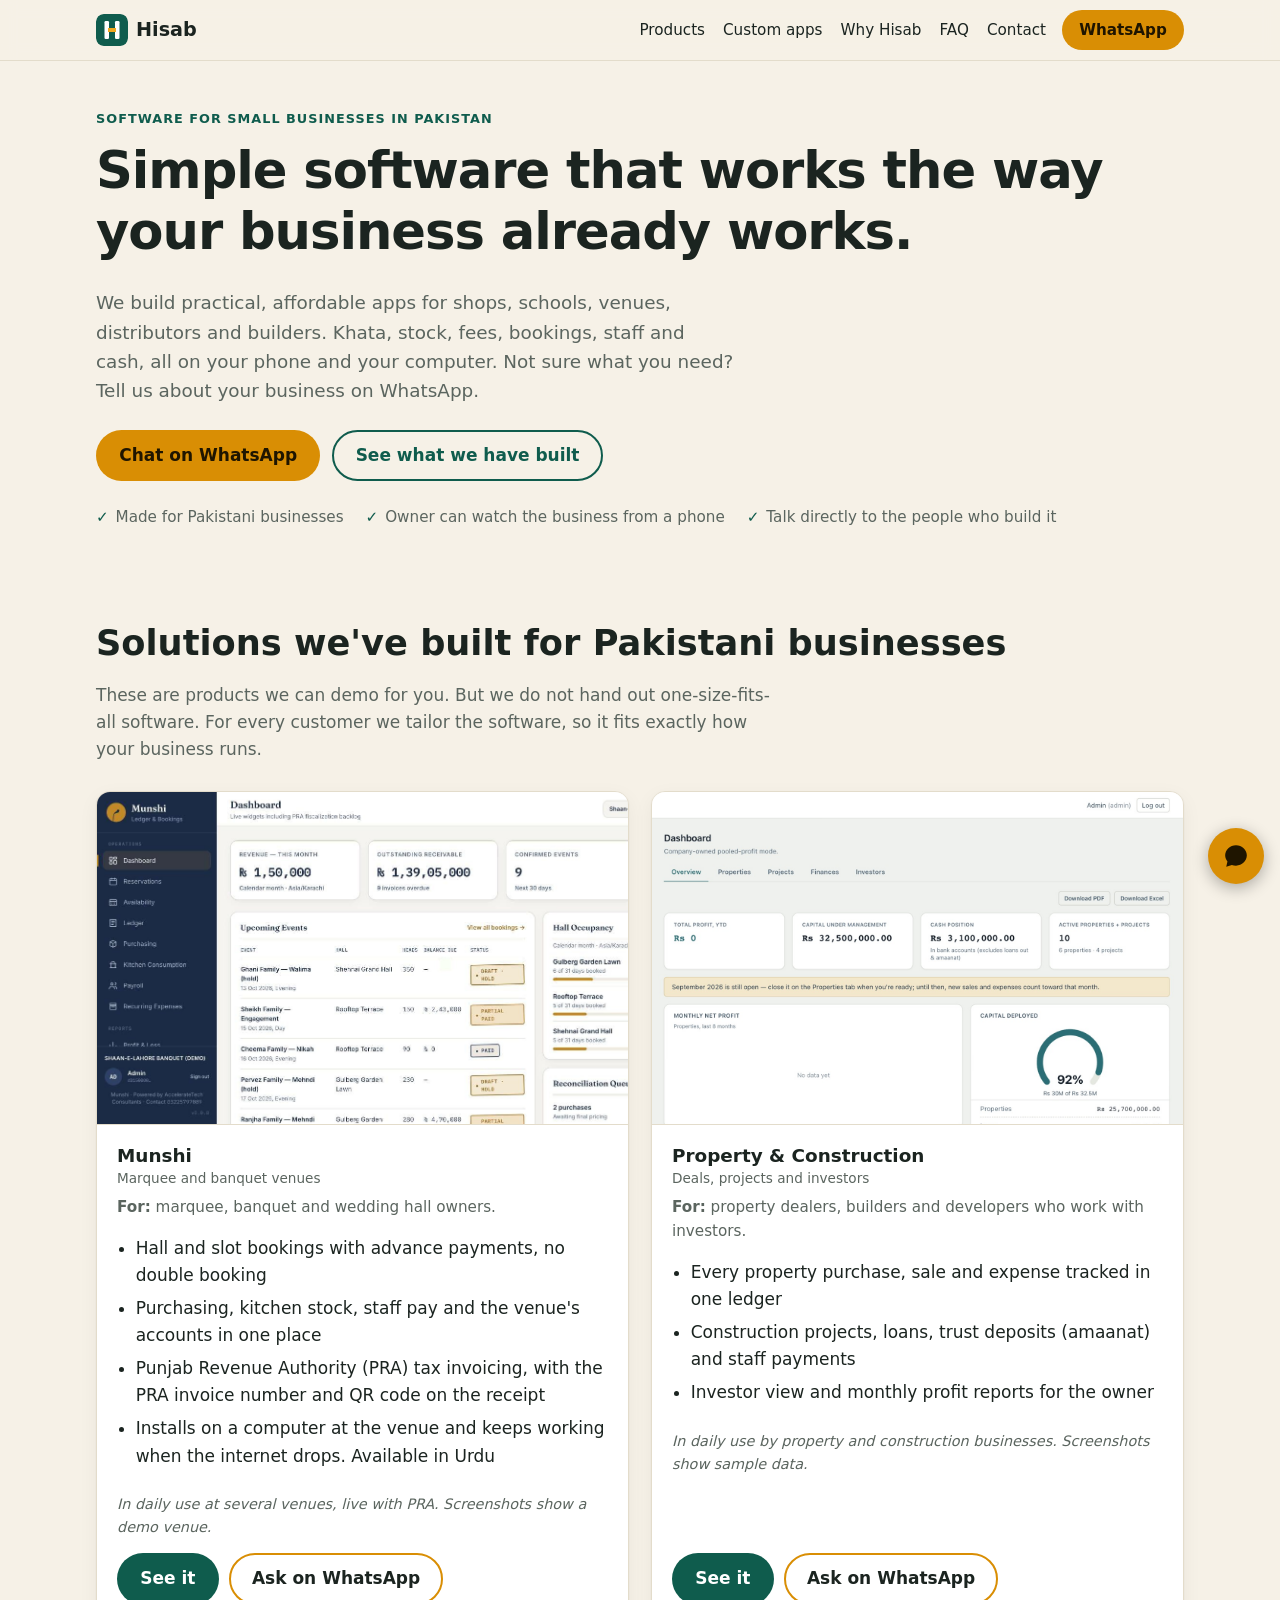
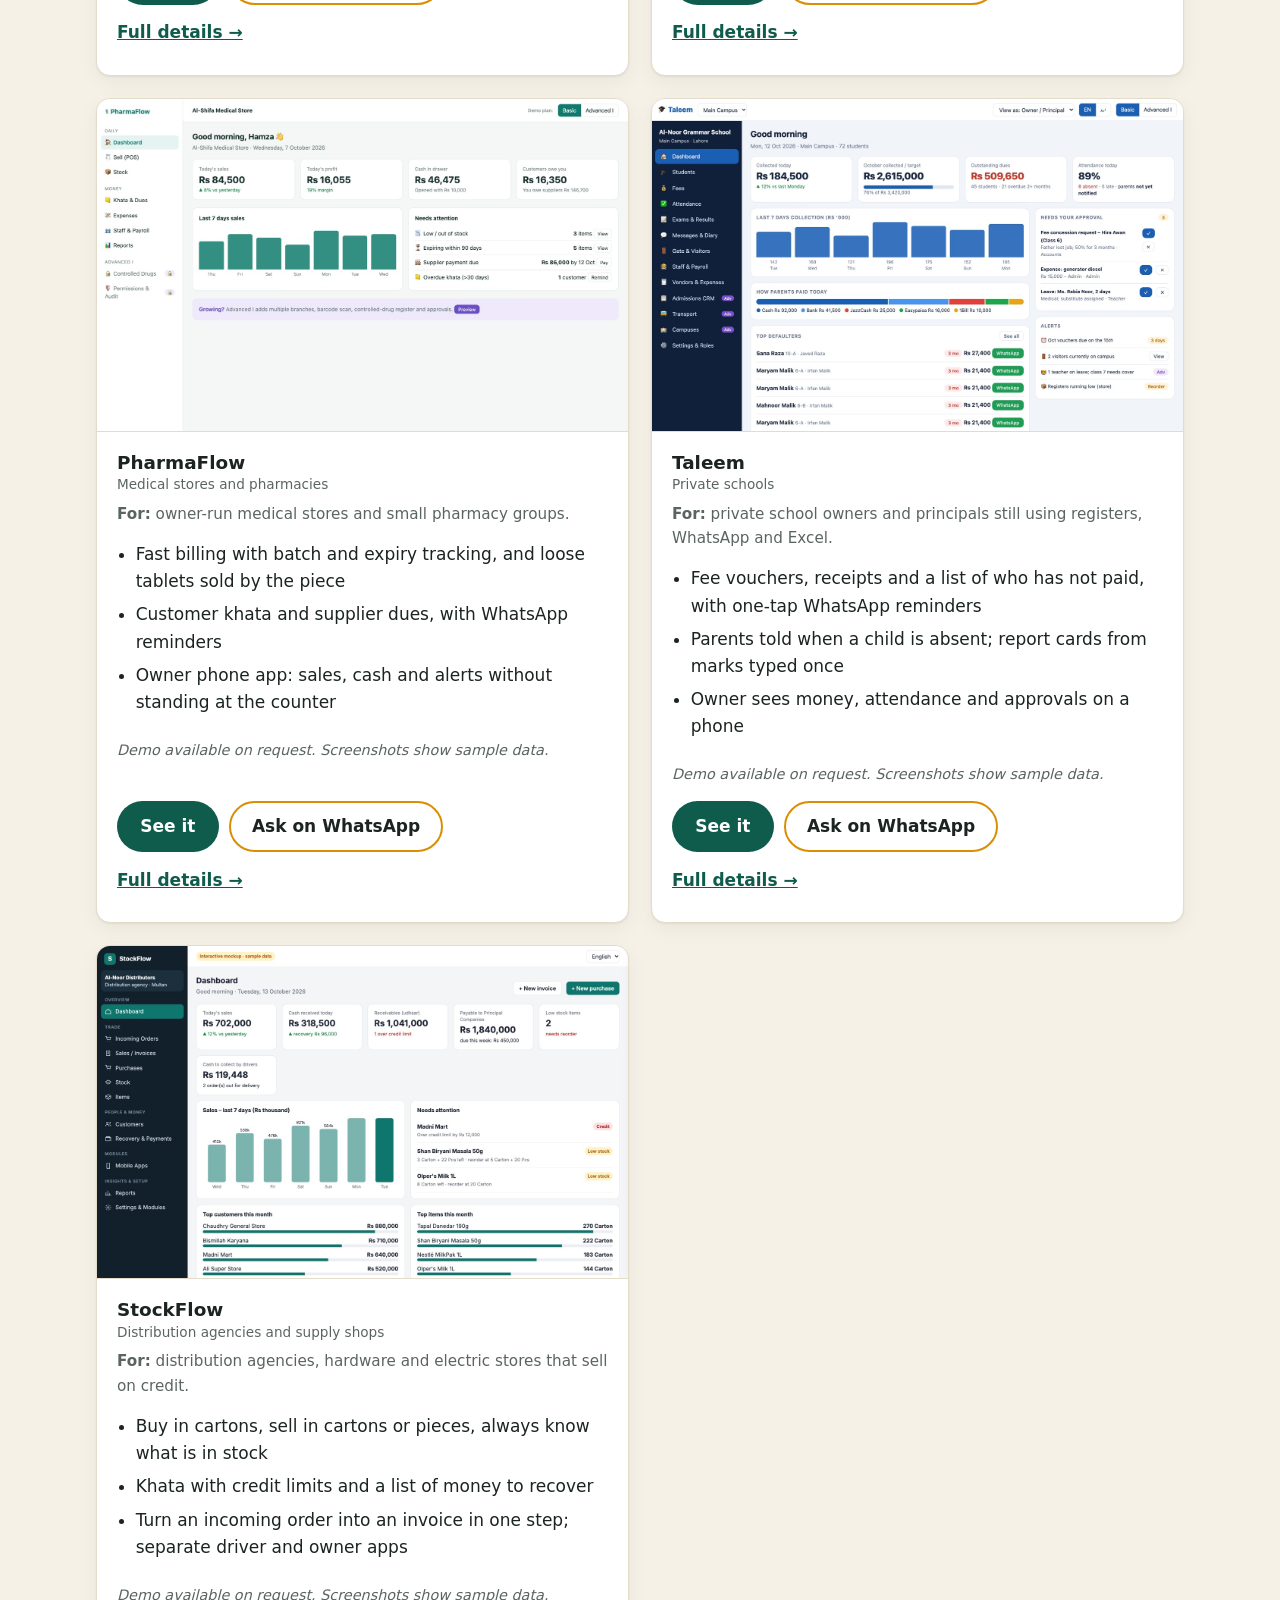
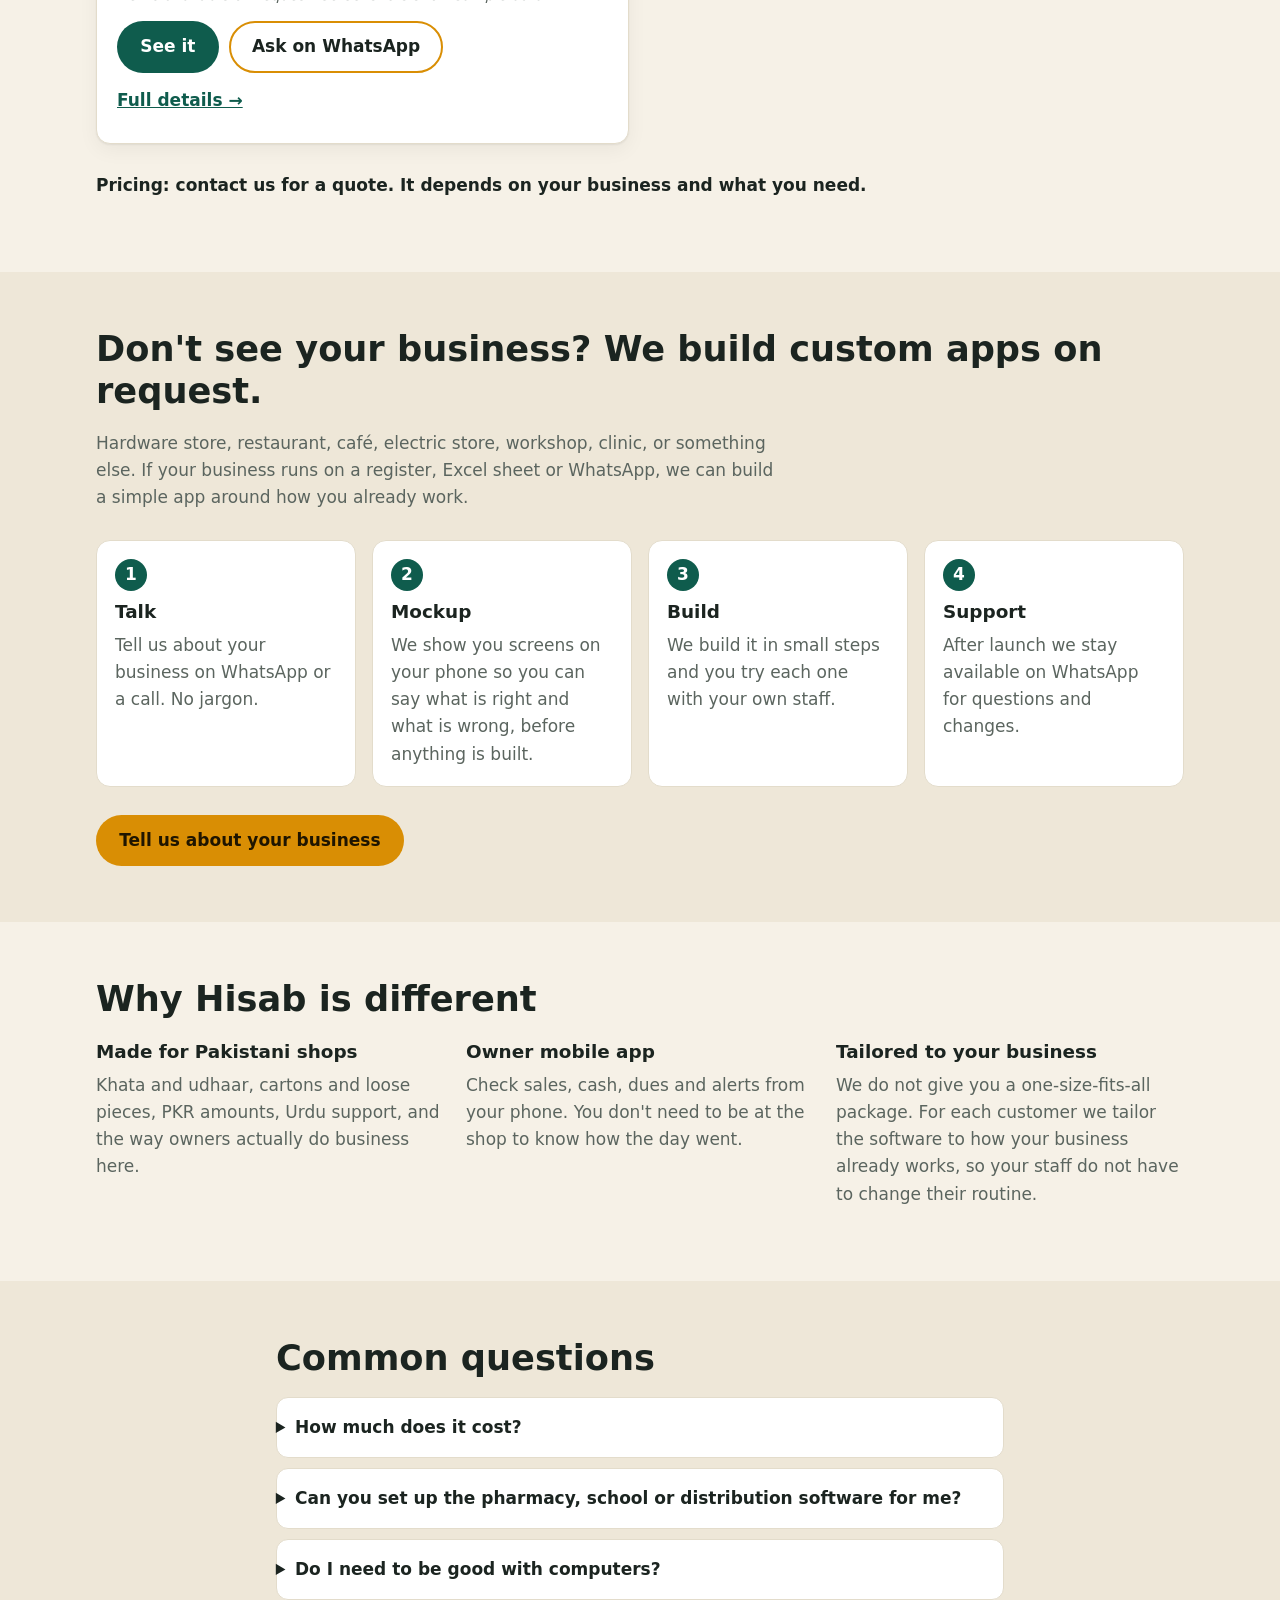
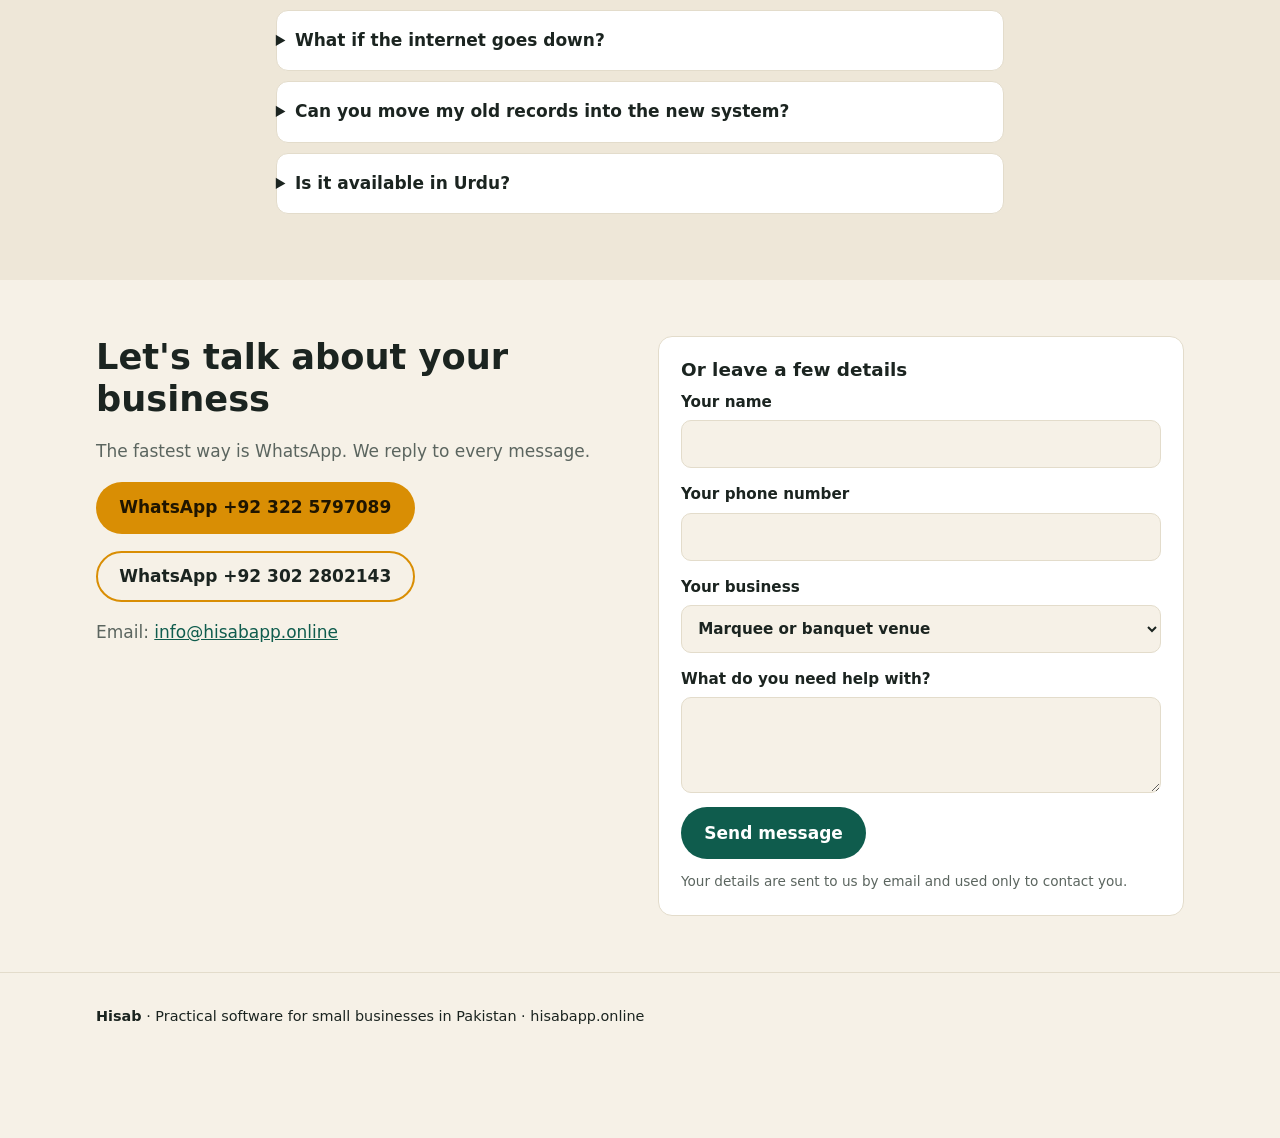
<file: index.html>
<!doctype html>
<html lang="en" dir="ltr">
<head>
<meta charset="utf-8">
<meta name="viewport" content="width=device-width, initial-scale=1">
<title>Hisab – Practical business software for Pakistan</title>
<meta name="description" content="Simple, affordable software for small businesses in Pakistan: venues, property, medical stores, schools and distributors. Custom apps on request. WhatsApp us.">
<meta name="theme-color" content="#0F5C4D">
<link rel="canonical" href="https://hisabapp.online/">
<link rel="icon" href="assets/favicon.svg" type="image/svg+xml">

<meta property="og:type" content="website">
<meta property="og:site_name" content="Hisab">
<meta property="og:title" content="Hisab – Practical business software for Pakistan">
<meta property="og:description" content="Software made for Pakistani shops, schools, venues and builders. Custom apps on request. Talk to us on WhatsApp.">
<meta property="og:url" content="https://hisabapp.online/">
<meta property="og:image" content="https://hisabapp.online/assets/og-v2.png">
<meta property="og:image:width" content="1200">
<meta property="og:image:height" content="630">
<meta name="twitter:card" content="summary_large_image">

<link rel="stylesheet" href="css/style.css">

<script type="application/ld+json">
{"@context":"https://schema.org","@type":"ProfessionalService","name":"Hisab","url":"https://hisabapp.online/","description":"Practical, affordable software for small businesses in Pakistan, and custom apps on request.","areaServed":"PK","telephone":"+923225797089","email":"info@hisabapp.online","logo":"https://hisabapp.online/assets/logo.svg"}
</script>
</head>
<body>
<a class="skip" href="#main">Skip to content</a>

<header class="site-header">
  <div class="wrap bar">
    <a class="brand" href="#top" aria-label="Hisab home"><img class="logo" src="assets/logo.svg" alt="" width="32" height="32">Hisab</a>
    <nav aria-label="Main">
      <a href="#products">Products</a>
      <a href="#custom">Custom apps</a>
      <a href="#why">Why Hisab</a>
      <a href="#faq">FAQ</a>
      <a href="#contact">Contact</a>
    </nav>
    <a class="btn btn-wa small" data-wa="Assalam o Alaikum, I found your website and would like to talk about software for my business." href="https://wa.me/923225797089">WhatsApp</a>
  </div>
</header>

<main id="main">
<section class="hero" id="top">
  <div class="wrap">
    <p class="eyebrow">Software for small businesses in Pakistan</p>
    <h1>Simple software that works the way your business already works.</h1>
    <p class="lead">We build practical, affordable apps for shops, schools, venues, distributors and builders. Khata, stock, fees, bookings, staff and cash, all on your phone and your computer. Not sure what you need? Tell us about your business on WhatsApp.</p>
    <div class="cta-row">
      <a class="btn btn-wa" data-wa="Assalam o Alaikum, I found your website and would like to talk about software for my business." href="https://wa.me/923225797089">Chat on WhatsApp</a>
      <a class="btn btn-ghost" href="#products">See what we have built</a>
    </div>
    <ul class="ticks" aria-label="Highlights">
      <li>Made for Pakistani businesses</li>
      <li>Owner can watch the business from a phone</li>
      <li>Talk directly to the people who build it</li>
    </ul>
  </div>
</section>

<section id="products" class="section">
  <div class="wrap">
    <h2>Solutions we've built for Pakistani businesses</h2>
    <p class="section-lead">These are products we can demo for you. But we do not hand out one-size-fits-all software. For every customer we tailor the software, so it fits exactly how your business runs.</p>

    <div class="cards">

      <article class="card">
        <button class="shot" type="button" data-gallery="munshi" aria-label="Open Munshi screenshots">
          <img src="assets/img/munshi-dashboard.jpg" width="1440" height="693" loading="lazy" alt="Munshi dashboard for a banquet venue showing revenue, upcoming events and hall occupancy, with demo data">
        </button>
        <div class="card-body">
          <h3>Munshi <small>Marquee and banquet venues</small></h3>
          <p class="for"><strong>For:</strong> marquee, banquet and wedding hall owners.</p>
          <ul>
            <li>Hall and slot bookings with advance payments, no double booking</li>
            <li>Purchasing, kitchen stock, staff pay and the venue's accounts in one place</li>
            <li>Punjab Revenue Authority (PRA) tax invoicing, with the PRA invoice number and QR code on the receipt</li>
            <li>Installs on a computer at the venue and keeps working when the internet drops. Available in Urdu</li>
          </ul>
          <p class="proof">In daily use at several venues, live with PRA. Screenshots show a demo venue.</p>
          <div class="card-cta">
            <button class="btn btn-primary" type="button" data-gallery="munshi">See it</button>
            <a class="btn btn-wa-outline" data-wa="Assalam o Alaikum, I would like to know more about Munshi for my venue." href="https://wa.me/923225797089">Ask on WhatsApp</a>
          </div>
          <a class="more" href="products/munshi.html">Full details →</a>
        </div>
      </article>

      <article class="card">
        <button class="shot" type="button" data-gallery="property" aria-label="Open property and construction screenshots">
          <img src="assets/img/property-dashboard.jpg" width="1400" height="1050" loading="lazy" alt="Dashboard for a property and construction business showing cash, capital deployed and active projects, with sample data">
        </button>
        <div class="card-body">
          <h3>Property &amp; Construction <small>Deals, projects and investors</small></h3>
          <p class="for"><strong>For:</strong> property dealers, builders and developers who work with investors.</p>
          <ul>
            <li>Every property purchase, sale and expense tracked in one ledger</li>
            <li>Construction projects, loans, trust deposits (amaanat) and staff payments</li>
            <li>Investor view and monthly profit reports for the owner</li>
          </ul>
          <p class="proof">In daily use by property and construction businesses. Screenshots show sample data.</p>
          <div class="card-cta">
            <button class="btn btn-primary" type="button" data-gallery="property">See it</button>
            <a class="btn btn-wa-outline" data-wa="Assalam o Alaikum, I would like to know more about your property and construction software." href="https://wa.me/923225797089">Ask on WhatsApp</a>
          </div>
          <a class="more" href="products/property-construction.html">Full details →</a>
        </div>
      </article>

      <article class="card">
        <button class="shot" type="button" data-gallery="pharma" aria-label="Open pharmacy screenshots">
          <img src="assets/img/pharma-web.jpg" width="1400" height="875" loading="lazy" alt="Pharmacy dashboard showing today's sales, cash, khata and stock alerts, with sample data">
        </button>
        <div class="card-body">
          <h3>PharmaFlow <small>Medical stores and pharmacies</small></h3>
          <p class="for"><strong>For:</strong> owner-run medical stores and small pharmacy groups.</p>
          <ul>
            <li>Fast billing with batch and expiry tracking, and loose tablets sold by the piece</li>
            <li>Customer khata and supplier dues, with WhatsApp reminders</li>
            <li>Owner phone app: sales, cash and alerts without standing at the counter</li>
          </ul>
          <p class="proof">Demo available on request. Screenshots show sample data.</p>
          <div class="card-cta">
            <button class="btn btn-primary" type="button" data-gallery="pharma">See it</button>
            <a class="btn btn-wa-outline" data-wa="Assalam o Alaikum, I would like to know more about your medical store software." href="https://wa.me/923225797089">Ask on WhatsApp</a>
          </div>
          <a class="more" href="products/medical-store.html">Full details →</a>
        </div>
      </article>

      <article class="card">
        <button class="shot" type="button" data-gallery="school" aria-label="Open school screenshots">
          <img src="assets/img/school-web.jpg" width="1400" height="875" loading="lazy" alt="School management dashboard showing fees collected, outstanding dues and attendance, with sample data">
        </button>
        <div class="card-body">
          <h3>Taleem <small>Private schools</small></h3>
          <p class="for"><strong>For:</strong> private school owners and principals still using registers, WhatsApp and Excel.</p>
          <ul>
            <li>Fee vouchers, receipts and a list of who has not paid, with one-tap WhatsApp reminders</li>
            <li>Parents told when a child is absent; report cards from marks typed once</li>
            <li>Owner sees money, attendance and approvals on a phone</li>
          </ul>
          <p class="proof">Demo available on request. Screenshots show sample data.</p>
          <div class="card-cta">
            <button class="btn btn-primary" type="button" data-gallery="school">See it</button>
            <a class="btn btn-wa-outline" data-wa="Assalam o Alaikum, I would like to know more about your school management software." href="https://wa.me/923225797089">Ask on WhatsApp</a>
          </div>
          <a class="more" href="products/school-management.html">Full details →</a>
        </div>
      </article>

      <article class="card">
        <button class="shot" type="button" data-gallery="stock" aria-label="Open distribution screenshots">
          <img src="assets/img/stock-web.jpg" width="1400" height="875" loading="lazy" alt="Distribution agency dashboard showing sales, receivables and stock alerts, with sample data">
        </button>
        <div class="card-body">
          <h3>StockFlow <small>Distribution agencies and supply shops</small></h3>
          <p class="for"><strong>For:</strong> distribution agencies, hardware and electric stores that sell on credit.</p>
          <ul>
            <li>Buy in cartons, sell in cartons or pieces, always know what is in stock</li>
            <li>Khata with credit limits and a list of money to recover</li>
            <li>Turn an incoming order into an invoice in one step; separate driver and owner apps</li>
          </ul>
          <p class="proof">Demo available on request. Screenshots show sample data.</p>
          <div class="card-cta">
            <button class="btn btn-primary" type="button" data-gallery="stock">See it</button>
            <a class="btn btn-wa-outline" data-wa="Assalam o Alaikum, I would like to know more about your distribution and inventory software." href="https://wa.me/923225797089">Ask on WhatsApp</a>
          </div>
          <a class="more" href="products/distribution-agency.html">Full details →</a>
        </div>
      </article>

    </div>
    <p class="note">Pricing: contact us for a quote. It depends on your business and what you need.</p>
  </div>
</section>

<section id="custom" class="section alt">
  <div class="wrap">
    <h2>Don't see your business? We build custom apps on request.</h2>
    <p class="section-lead">Hardware store, restaurant, café, electric store, workshop, clinic, or something else. If your business runs on a register, Excel sheet or WhatsApp, we can build a simple app around how you already work.</p>
    <ol class="steps">
      <li><h3>Talk</h3><p>Tell us about your business on WhatsApp or a call. No jargon.</p></li>
      <li><h3>Mockup</h3><p>We show you screens on your phone so you can say what is right and what is wrong, before anything is built.</p></li>
      <li><h3>Build</h3><p>We build it in small steps and you try each one with your own staff.</p></li>
      <li><h3>Support</h3><p>After launch we stay available on WhatsApp for questions and changes.</p></li>
    </ol>
    <a class="btn btn-wa" data-wa="Assalam o Alaikum, I want an app for my business. Can we talk?" href="https://wa.me/923225797089">Tell us about your business</a>
  </div>
</section>

<section id="why" class="section">
  <div class="wrap">
    <h2>Why Hisab is different</h2>
    <div class="grid3">
      <div><h3>Made for Pakistani shops</h3><p>Khata and udhaar, cartons and loose pieces, PKR amounts, Urdu support, and the way owners actually do business here.</p></div>
      <div><h3>Owner mobile app</h3><p>Check sales, cash, dues and alerts from your phone. You don't need to be at the shop to know how the day went.</p></div>
      <div><h3>Tailored to your business</h3><p>We do not give you a one-size-fits-all package. For each customer we tailor the software to how your business already works, so your staff do not have to change their routine.</p></div>
    </div>
  </div>
</section>

<section id="faq" class="section alt">
  <div class="wrap narrow">
    <h2>Common questions</h2>
    <details><summary>How much does it cost?</summary><p>It depends on the business and what you need. Message us on WhatsApp and we will give you a quote.</p></details>
    <details><summary>Can you set up the pharmacy, school or distribution software for me?</summary><p>Yes. We can show you a demo first. Then we tailor the software to your business, set it up and support it. Tell us what you need on WhatsApp.</p></details>
    <details><summary>Do I need to be good with computers?</summary><p>No. The screens are made to be simple, and we will show you how it works with your own staff.</p></details>
    <details><summary>What if the internet goes down?</summary><p>For areas with unstable internet, we can provide an offline version on request. Your staff keep working as normal, and the data is synced to the server as soon as the internet comes back.</p></details>
    <details><summary>Can you move my old records into the new system?</summary><p>Yes. We can migrate your older data from your old software, Excel sheets or registers. We check it together first so nothing is lost or mixed up.</p></details>
    <details><summary>Is it available in Urdu?</summary><p>Yes. We can support Urdu in the apps for you and your staff. An Urdu version of this website is coming too.</p></details>
  </div>
</section>

<section id="contact" class="section">
  <div class="wrap contact">
    <div>
      <h2>Let's talk about your business</h2>
      <p class="section-lead">The fastest way is WhatsApp. We reply to every message.</p>
      <p><a class="btn btn-wa" data-wa="Assalam o Alaikum, I found your website and would like to talk about software for my business." href="https://wa.me/923225797089">WhatsApp +92 322 5797089</a></p>
      <p><a class="btn btn-wa-outline" data-wa="Assalam o Alaikum, I found your website and would like to talk about software for my business." href="https://wa.me/923022802143">WhatsApp +92 302 2802143</a></p>
      <p class="muted">Email: <a href="mailto:info@hisabapp.online">info@hisabapp.online</a></p>
    </div>
    <form id="contact-form" novalidate>
      <h3>Or leave a few details</h3>
      <label>Your name <input name="name" autocomplete="name" required></label>
      <label>Your phone number <input name="phone" type="tel" inputmode="tel" autocomplete="tel" required></label>
      <label>Your business
        <select name="type">
          <option>Marquee or banquet venue</option>
          <option>Property or construction</option>
          <option>Medical store</option>
          <option>School</option>
          <option>Distribution agency</option>
          <option>Hardware or electric store</option>
          <option>Restaurant</option>
          <option>Other</option>
        </select>
      </label>
      <label>What do you need help with? <textarea name="msg" rows="3"></textarea></label>
      <input type="checkbox" name="botcheck" class="trap" tabindex="-1" autocomplete="off" aria-hidden="true">
      <button class="btn btn-primary" type="submit">Send message</button>
      <p class="muted small-note">Your details are sent to us by email and used only to contact you.</p>
      <p id="form-error" class="error" role="alert" hidden></p>
      <p id="form-ok" class="ok" role="status" hidden>Thank you. We have your message and will contact you soon.</p>
    </form>
  </div>
</section>
</main>

<footer class="site-footer">
  <div class="wrap">
    <p><strong>Hisab</strong> · Practical software for small businesses in Pakistan · hisabapp.online</p>
    
  </div>
</footer>

<a class="float-wa" data-wa="Assalam o Alaikum, I found your website and would like to talk about software for my business." href="https://wa.me/923225797089" aria-label="Chat on WhatsApp">
  <svg viewBox="0 0 24 24" width="26" height="26" aria-hidden="true"><path fill="currentColor" d="M12 2C6.5 2 2 6.2 2 11.4c0 2.1.8 4.1 2.100 5.700L3 22l5.200-1.700c1.200.4 2.500.6 3.800.6 5.500 0 10-4.200 10-9.500S17.500 2 12 2z"/></svg>
</a>

<dialog id="viewer" aria-label="Screenshots">
  <form method="dialog"><button class="close" aria-label="Close">×</button></form>
  <h3 id="viewer-title"></h3>
  <p id="viewer-note" class="muted"></p>
  <div id="viewer-body"></div>
</dialog>

<script src="js/main.js" defer></script>
</body>
</html>
</file>
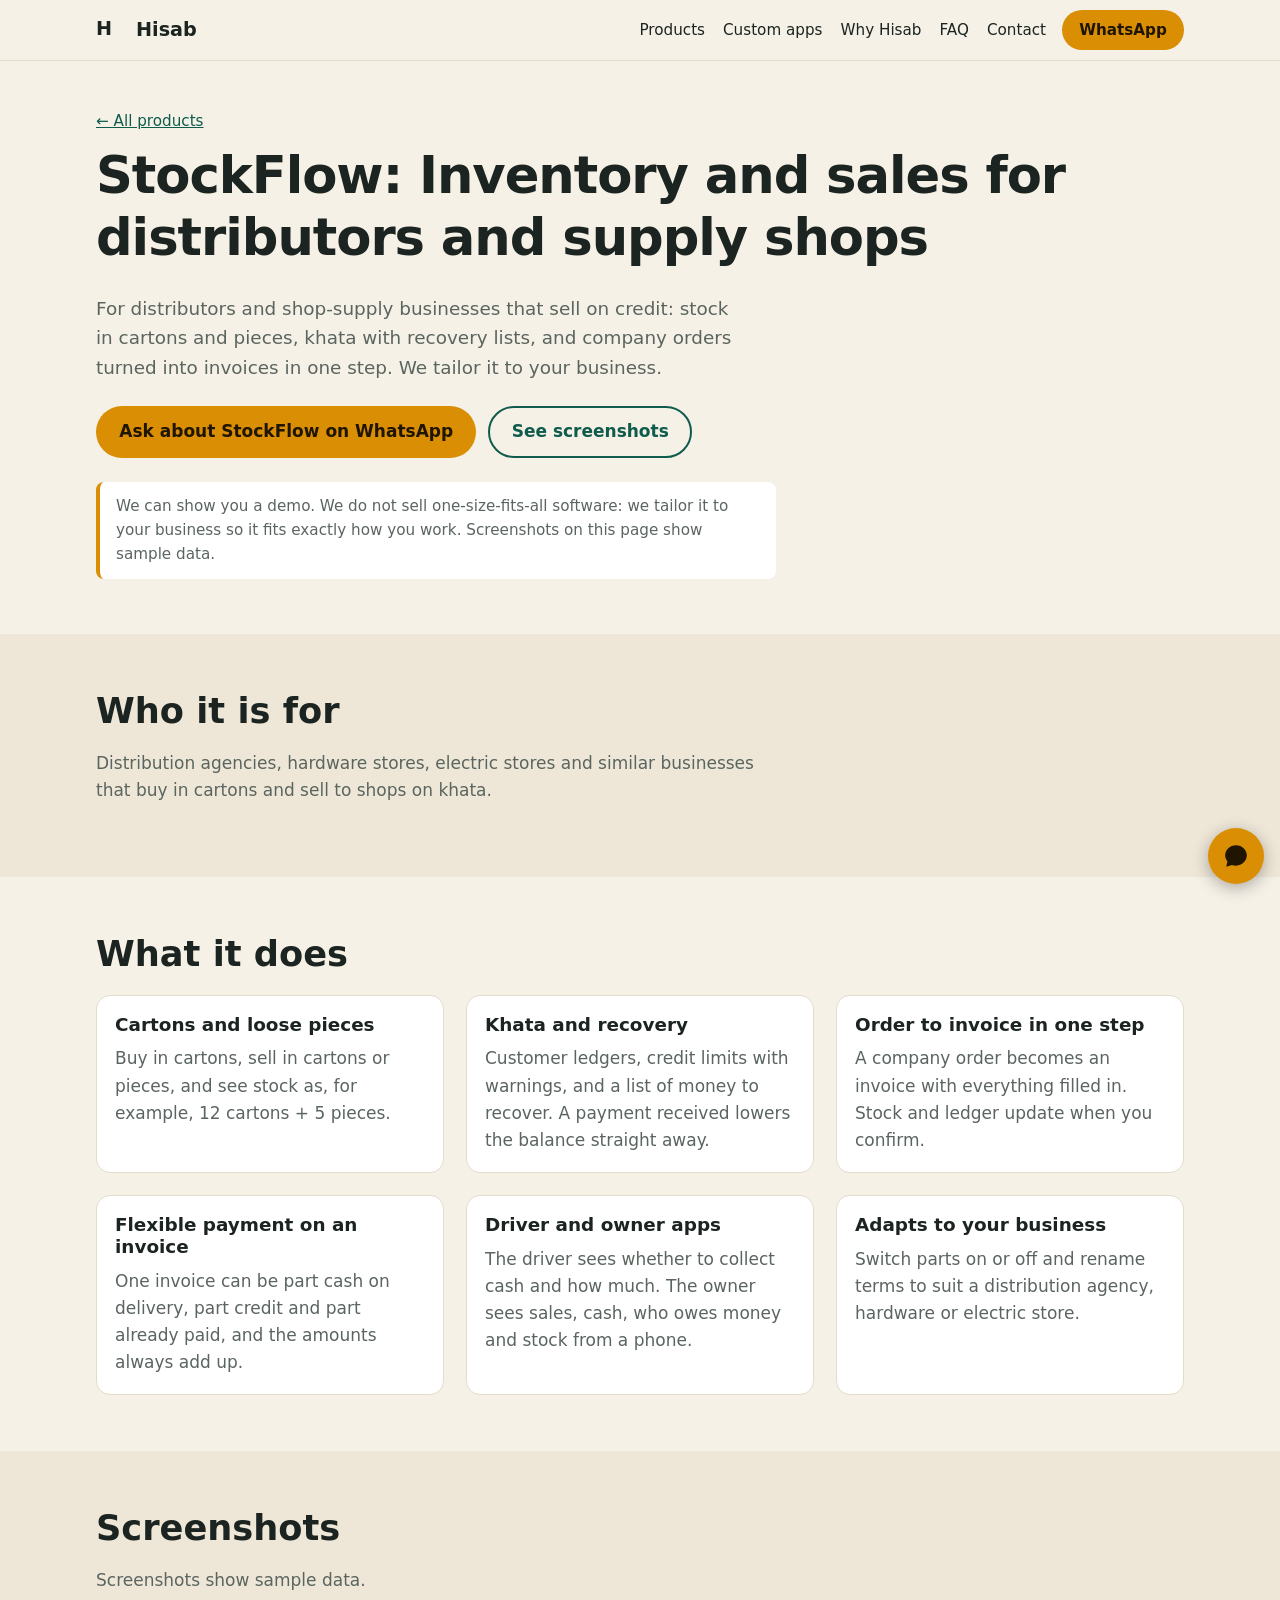
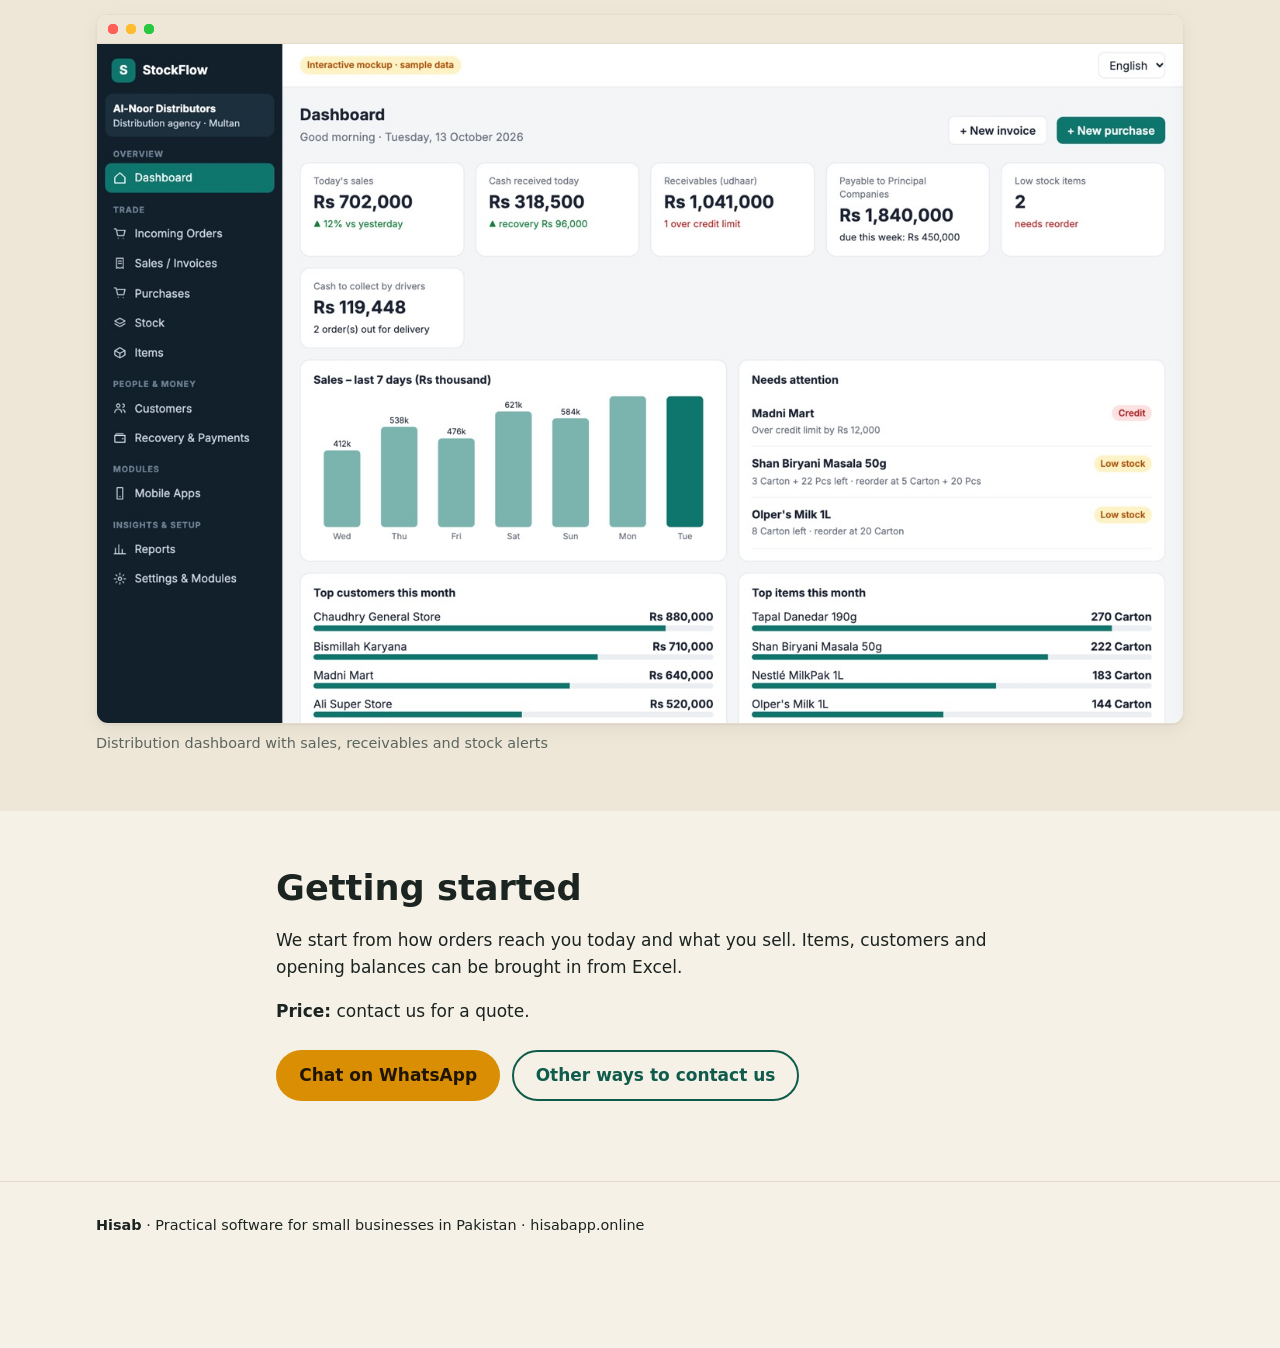
<file: products/distribution-agency.html>
<!doctype html>
<html lang="en" dir="ltr">
<head>
<meta charset="utf-8">
<meta name="viewport" content="width=device-width, initial-scale=1">
<title>StockFlow – Distribution agency software for Pakistan | Hisab</title>
<meta name="description" content="Inventory and sales software for Pakistani distributors and hardware stores: cartons and pieces, khata, order to invoice, driver and owner apps. Tailored to you.">
<meta name="theme-color" content="#0F5C4D">
<link rel="canonical" href="https://hisabapp.online/products/distribution-agency.html">
<link rel="icon" href="../assets/favicon.svg" type="image/svg+xml">
<meta property="og:type" content="website">
<meta property="og:site_name" content="Hisab">
<meta property="og:title" content="StockFlow – Distribution agency software for Pakistan | Hisab">
<meta property="og:description" content="Inventory and sales software for Pakistani distributors and hardware stores: cartons and pieces, khata, order to invoice, driver and owner apps. Tailored to you.">
<meta property="og:url" content="https://hisabapp.online/products/distribution-agency.html">
<meta property="og:image" content="https://hisabapp.online/assets/og-v2.png">
<meta property="og:image:width" content="1200">
<meta property="og:image:height" content="630">
<meta name="twitter:card" content="summary_large_image">
<link rel="stylesheet" href="../css/style.css">
</head>
<body>
<a class="skip" href="#main">Skip to content</a>
<header class="site-header">
  <div class="wrap bar">
    <a class="brand" href="../index.html" aria-label="Hisab home"><span class="logo" aria-hidden="true">H</span>Hisab</a>
    <nav aria-label="Main">
      <a href="../index.html#products">Products</a>
      <a href="../index.html#custom">Custom apps</a>
      <a href="../index.html#why">Why Hisab</a>
      <a href="../index.html#faq">FAQ</a>
      <a href="../index.html#contact">Contact</a>
    </nav>
    <a class="btn btn-wa small" data-wa="Assalam o Alaikum, I would like to know more about your distribution and inventory software." href="https://wa.me/923225797089">WhatsApp</a>
  </div>
</header>
<main id="main">
<section class="hero product-hero">
  <div class="wrap">
    <p class="crumb"><a href="../index.html#products">← All products</a></p>
    <h1>StockFlow: Inventory and sales for distributors and supply shops</h1>
    <p class="lead">For distributors and shop-supply businesses that sell on credit: stock in cartons and pieces, khata with recovery lists, and company orders turned into invoices in one step. We tailor it to your business.</p>
    <div class="cta-row">
      <a class="btn btn-wa" data-wa="Assalam o Alaikum, I would like to know more about your distribution and inventory software." href="https://wa.me/923225797089">Ask about StockFlow on WhatsApp</a>
      <a class="btn btn-ghost" href="#screens">See screenshots</a>
    </div>
    <p class="status">We can show you a demo. We do not sell one-size-fits-all software: we tailor it to your business so it fits exactly how you work. Screenshots on this page show sample data.</p>
  </div>
</section>
<section class="section alt"><div class="wrap">
  <h2>Who it is for</h2><p class="section-lead">Distribution agencies, hardware stores, electric stores and similar businesses that buy in cartons and sell to shops on khata.</p>
</div></section>
<section class="section"><div class="wrap">
  <h2>What it does</h2>
  <div class="grid3 feats"><div><h3>Cartons and loose pieces</h3><p>Buy in cartons, sell in cartons or pieces, and see stock as, for example, 12 cartons + 5 pieces.</p></div><div><h3>Khata and recovery</h3><p>Customer ledgers, credit limits with warnings, and a list of money to recover. A payment received lowers the balance straight away.</p></div><div><h3>Order to invoice in one step</h3><p>A company order becomes an invoice with everything filled in. Stock and ledger update when you confirm.</p></div><div><h3>Flexible payment on an invoice</h3><p>One invoice can be part cash on delivery, part credit and part already paid, and the amounts always add up.</p></div><div><h3>Driver and owner apps</h3><p>The driver sees whether to collect cash and how much. The owner sees sales, cash, who owes money and stock from a phone.</p></div><div><h3>Adapts to your business</h3><p>Switch parts on or off and rename terms to suit a distribution agency, hardware or electric store.</p></div></div>
</div></section>
<section class="section alt" id="screens"><div class="wrap">
  <h2>Screenshots</h2><p class="section-lead">Screenshots show sample data.</p>
  <div class="figs"><figure class=""><div class="browser"><img src="../assets/img/stock-web.jpg" loading="lazy" alt="Distribution dashboard with sales, receivables and stock alerts (sample data)"></div><figcaption>Distribution dashboard with sales, receivables and stock alerts</figcaption></figure></div>
</div></section>
<section class="section"><div class="wrap narrow">
  <h2>Getting started</h2><p>We start from how orders reach you today and what you sell. Items, customers and opening balances can be brought in from Excel.</p>
  <p><strong>Price:</strong> contact us for a quote.</p>
  <p class="cta-row"><a class="btn btn-wa" data-wa="Assalam o Alaikum, I would like to know more about your distribution and inventory software." href="https://wa.me/923225797089">Chat on WhatsApp</a>
  <a class="btn btn-ghost" href="../index.html#contact">Other ways to contact us</a></p>
</div></section>
</main>
<footer class="site-footer"><div class="wrap">
  <p><strong>Hisab</strong> · Practical software for small businesses in Pakistan · hisabapp.online</p>
  
</div></footer>
<a class="float-wa" data-wa="Assalam o Alaikum, I would like to know more about your distribution and inventory software." href="https://wa.me/923225797089" aria-label="Chat on WhatsApp"><svg viewBox="0 0 24 24" width="26" height="26" aria-hidden="true"><path fill="currentColor" d="M12 2C6.5 2 2 6.2 2 11.4c0 2.1.8 4.1 2.1 5.7L3 22l5.2-1.7c1.2.4 2.5.6 3.8.6 5.5 0 10-4.2 10-9.5S17.5 2 12 2z"/></svg></a>
<script src="../js/main.js" defer></script>
</body>
</html>
</file>
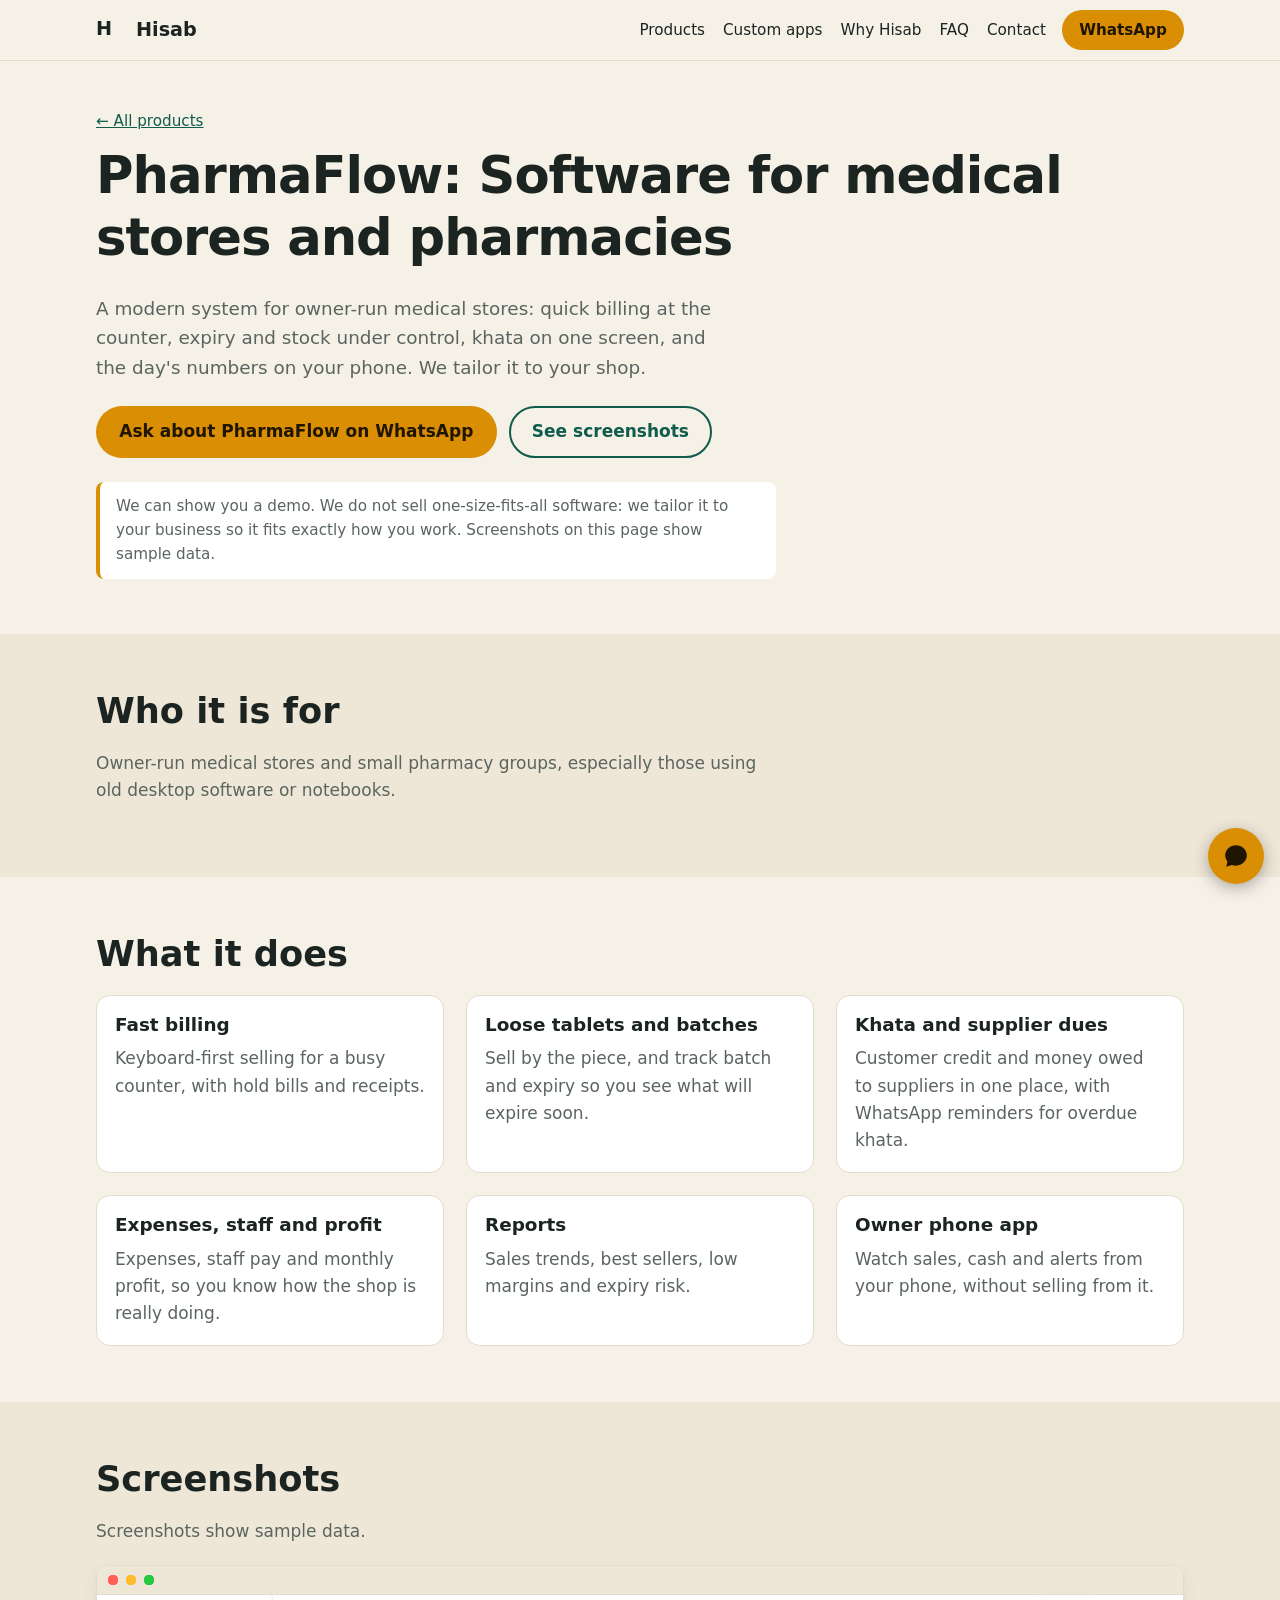
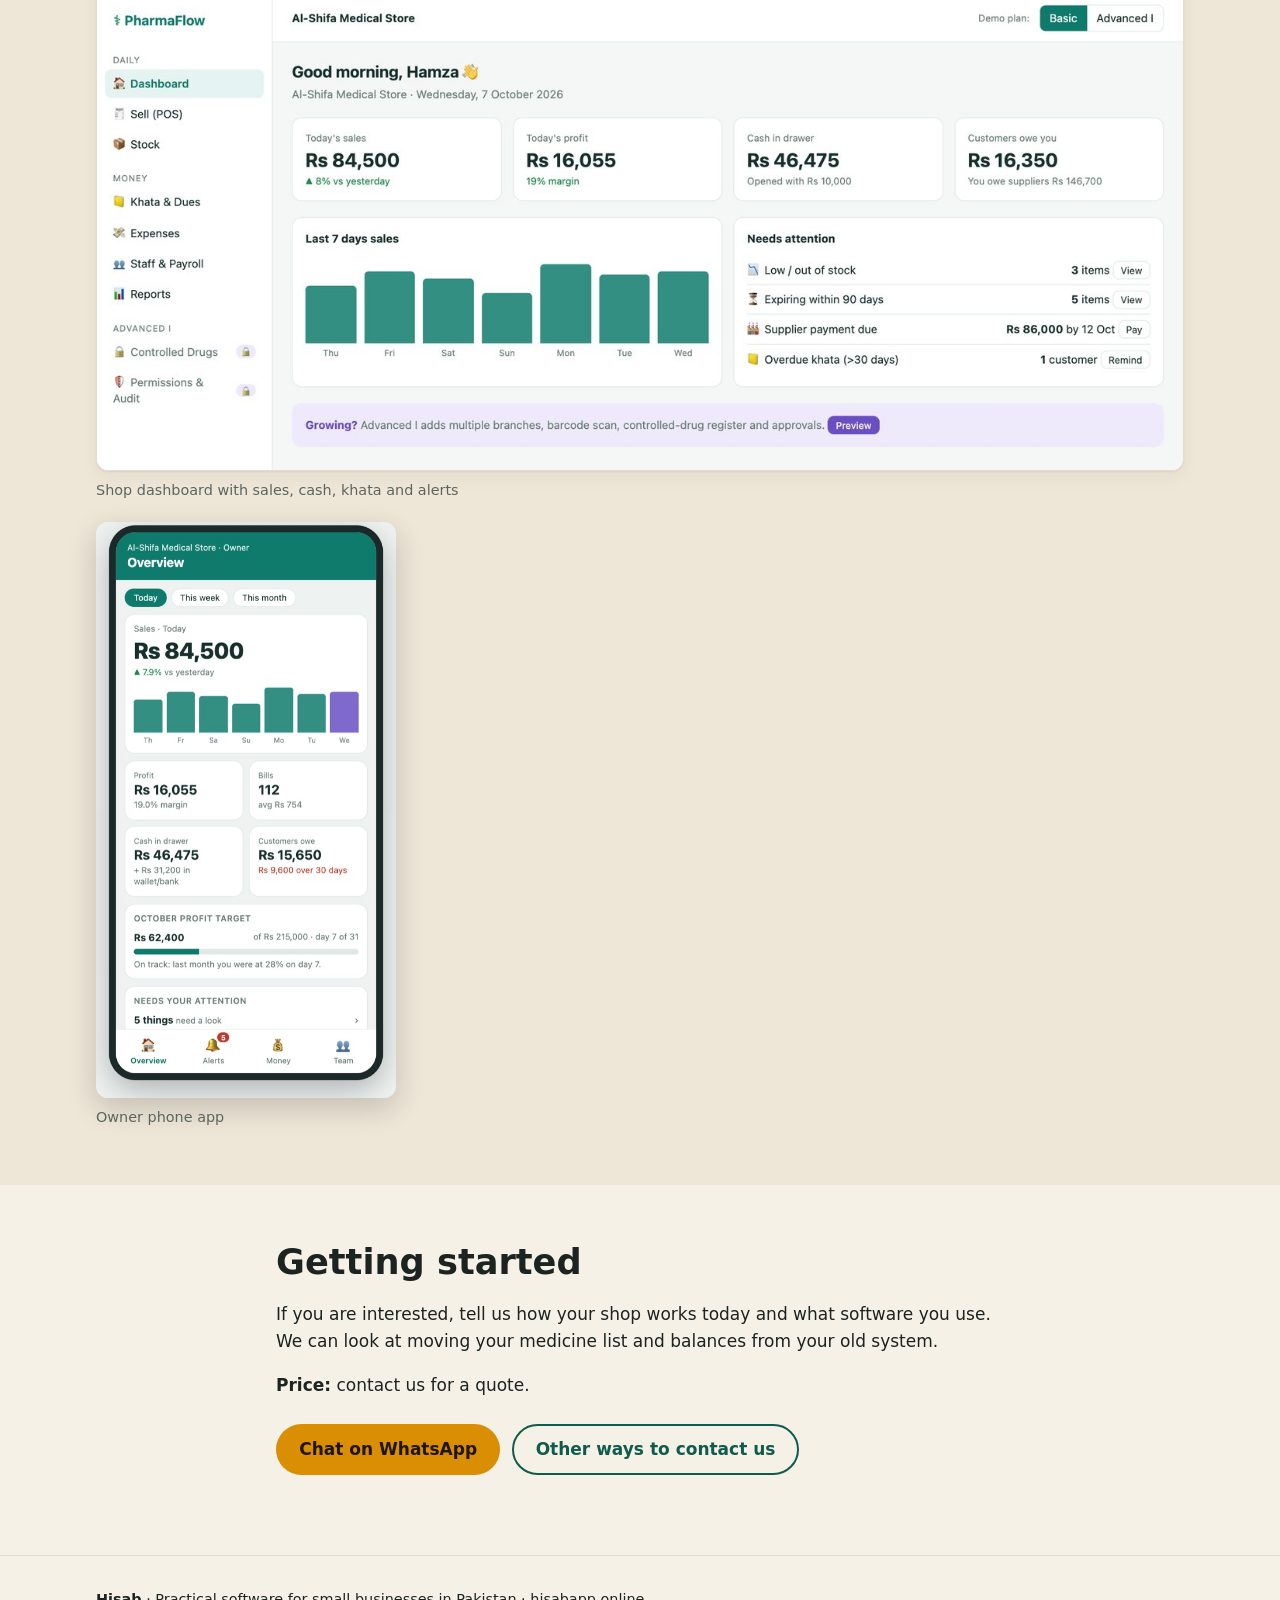
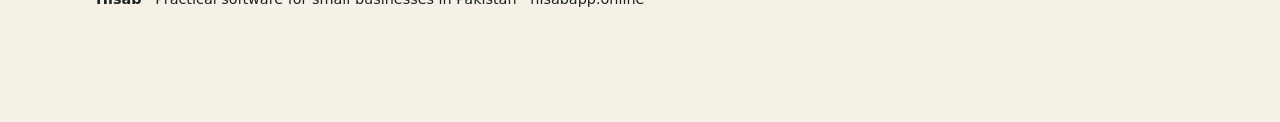
<file: products/medical-store.html>
<!doctype html>
<html lang="en" dir="ltr">
<head>
<meta charset="utf-8">
<meta name="viewport" content="width=device-width, initial-scale=1">
<title>PharmaFlow – Medical store software for Pakistan | Hisab</title>
<meta name="description" content="Pharmacy software for Pakistani medical stores: fast billing, batch and expiry tracking, khata, supplier dues and an owner phone app. Tailored to your shop.">
<meta name="theme-color" content="#0F5C4D">
<link rel="canonical" href="https://hisabapp.online/products/medical-store.html">
<link rel="icon" href="../assets/favicon.svg" type="image/svg+xml">
<meta property="og:type" content="website">
<meta property="og:site_name" content="Hisab">
<meta property="og:title" content="PharmaFlow – Medical store software for Pakistan | Hisab">
<meta property="og:description" content="Pharmacy software for Pakistani medical stores: fast billing, batch and expiry tracking, khata, supplier dues and an owner phone app. Tailored to your shop.">
<meta property="og:url" content="https://hisabapp.online/products/medical-store.html">
<meta property="og:image" content="https://hisabapp.online/assets/og-v2.png">
<meta property="og:image:width" content="1200">
<meta property="og:image:height" content="630">
<meta name="twitter:card" content="summary_large_image">
<link rel="stylesheet" href="../css/style.css">
</head>
<body>
<a class="skip" href="#main">Skip to content</a>
<header class="site-header">
  <div class="wrap bar">
    <a class="brand" href="../index.html" aria-label="Hisab home"><span class="logo" aria-hidden="true">H</span>Hisab</a>
    <nav aria-label="Main">
      <a href="../index.html#products">Products</a>
      <a href="../index.html#custom">Custom apps</a>
      <a href="../index.html#why">Why Hisab</a>
      <a href="../index.html#faq">FAQ</a>
      <a href="../index.html#contact">Contact</a>
    </nav>
    <a class="btn btn-wa small" data-wa="Assalam o Alaikum, I would like to know more about your medical store software." href="https://wa.me/923225797089">WhatsApp</a>
  </div>
</header>
<main id="main">
<section class="hero product-hero">
  <div class="wrap">
    <p class="crumb"><a href="../index.html#products">← All products</a></p>
    <h1>PharmaFlow: Software for medical stores and pharmacies</h1>
    <p class="lead">A modern system for owner-run medical stores: quick billing at the counter, expiry and stock under control, khata on one screen, and the day&#x27;s numbers on your phone. We tailor it to your shop.</p>
    <div class="cta-row">
      <a class="btn btn-wa" data-wa="Assalam o Alaikum, I would like to know more about your medical store software." href="https://wa.me/923225797089">Ask about PharmaFlow on WhatsApp</a>
      <a class="btn btn-ghost" href="#screens">See screenshots</a>
    </div>
    <p class="status">We can show you a demo. We do not sell one-size-fits-all software: we tailor it to your business so it fits exactly how you work. Screenshots on this page show sample data.</p>
  </div>
</section>
<section class="section alt"><div class="wrap">
  <h2>Who it is for</h2><p class="section-lead">Owner-run medical stores and small pharmacy groups, especially those using old desktop software or notebooks.</p>
</div></section>
<section class="section"><div class="wrap">
  <h2>What it does</h2>
  <div class="grid3 feats"><div><h3>Fast billing</h3><p>Keyboard-first selling for a busy counter, with hold bills and receipts.</p></div><div><h3>Loose tablets and batches</h3><p>Sell by the piece, and track batch and expiry so you see what will expire soon.</p></div><div><h3>Khata and supplier dues</h3><p>Customer credit and money owed to suppliers in one place, with WhatsApp reminders for overdue khata.</p></div><div><h3>Expenses, staff and profit</h3><p>Expenses, staff pay and monthly profit, so you know how the shop is really doing.</p></div><div><h3>Reports</h3><p>Sales trends, best sellers, low margins and expiry risk.</p></div><div><h3>Owner phone app</h3><p>Watch sales, cash and alerts from your phone, without selling from it.</p></div></div>
</div></section>
<section class="section alt" id="screens"><div class="wrap">
  <h2>Screenshots</h2><p class="section-lead">Screenshots show sample data.</p>
  <div class="figs"><figure class=""><div class="browser"><img src="../assets/img/pharma-dashboard-crop.jpg" loading="lazy" alt="Shop dashboard with sales, cash, khata and alerts (sample data)"></div><figcaption>Shop dashboard with sales, cash, khata and alerts</figcaption></figure><figure class="phone"><img src="../assets/img/pharma-mobile.jpg" loading="lazy" alt="Owner phone app (sample data)"><figcaption>Owner phone app</figcaption></figure></div>
</div></section>
<section class="section"><div class="wrap narrow">
  <h2>Getting started</h2><p>If you are interested, tell us how your shop works today and what software you use. We can look at moving your medicine list and balances from your old system.</p>
  <p><strong>Price:</strong> contact us for a quote.</p>
  <p class="cta-row"><a class="btn btn-wa" data-wa="Assalam o Alaikum, I would like to know more about your medical store software." href="https://wa.me/923225797089">Chat on WhatsApp</a>
  <a class="btn btn-ghost" href="../index.html#contact">Other ways to contact us</a></p>
</div></section>
</main>
<footer class="site-footer"><div class="wrap">
  <p><strong>Hisab</strong> · Practical software for small businesses in Pakistan · hisabapp.online</p>
  
</div></footer>
<a class="float-wa" data-wa="Assalam o Alaikum, I would like to know more about your medical store software." href="https://wa.me/923225797089" aria-label="Chat on WhatsApp"><svg viewBox="0 0 24 24" width="26" height="26" aria-hidden="true"><path fill="currentColor" d="M12 2C6.5 2 2 6.2 2 11.4c0 2.1.8 4.1 2.1 5.7L3 22l5.2-1.7c1.2.4 2.5.6 3.8.6 5.5 0 10-4.2 10-9.5S17.5 2 12 2z"/></svg></a>
<script src="../js/main.js" defer></script>
</body>
</html>
</file>
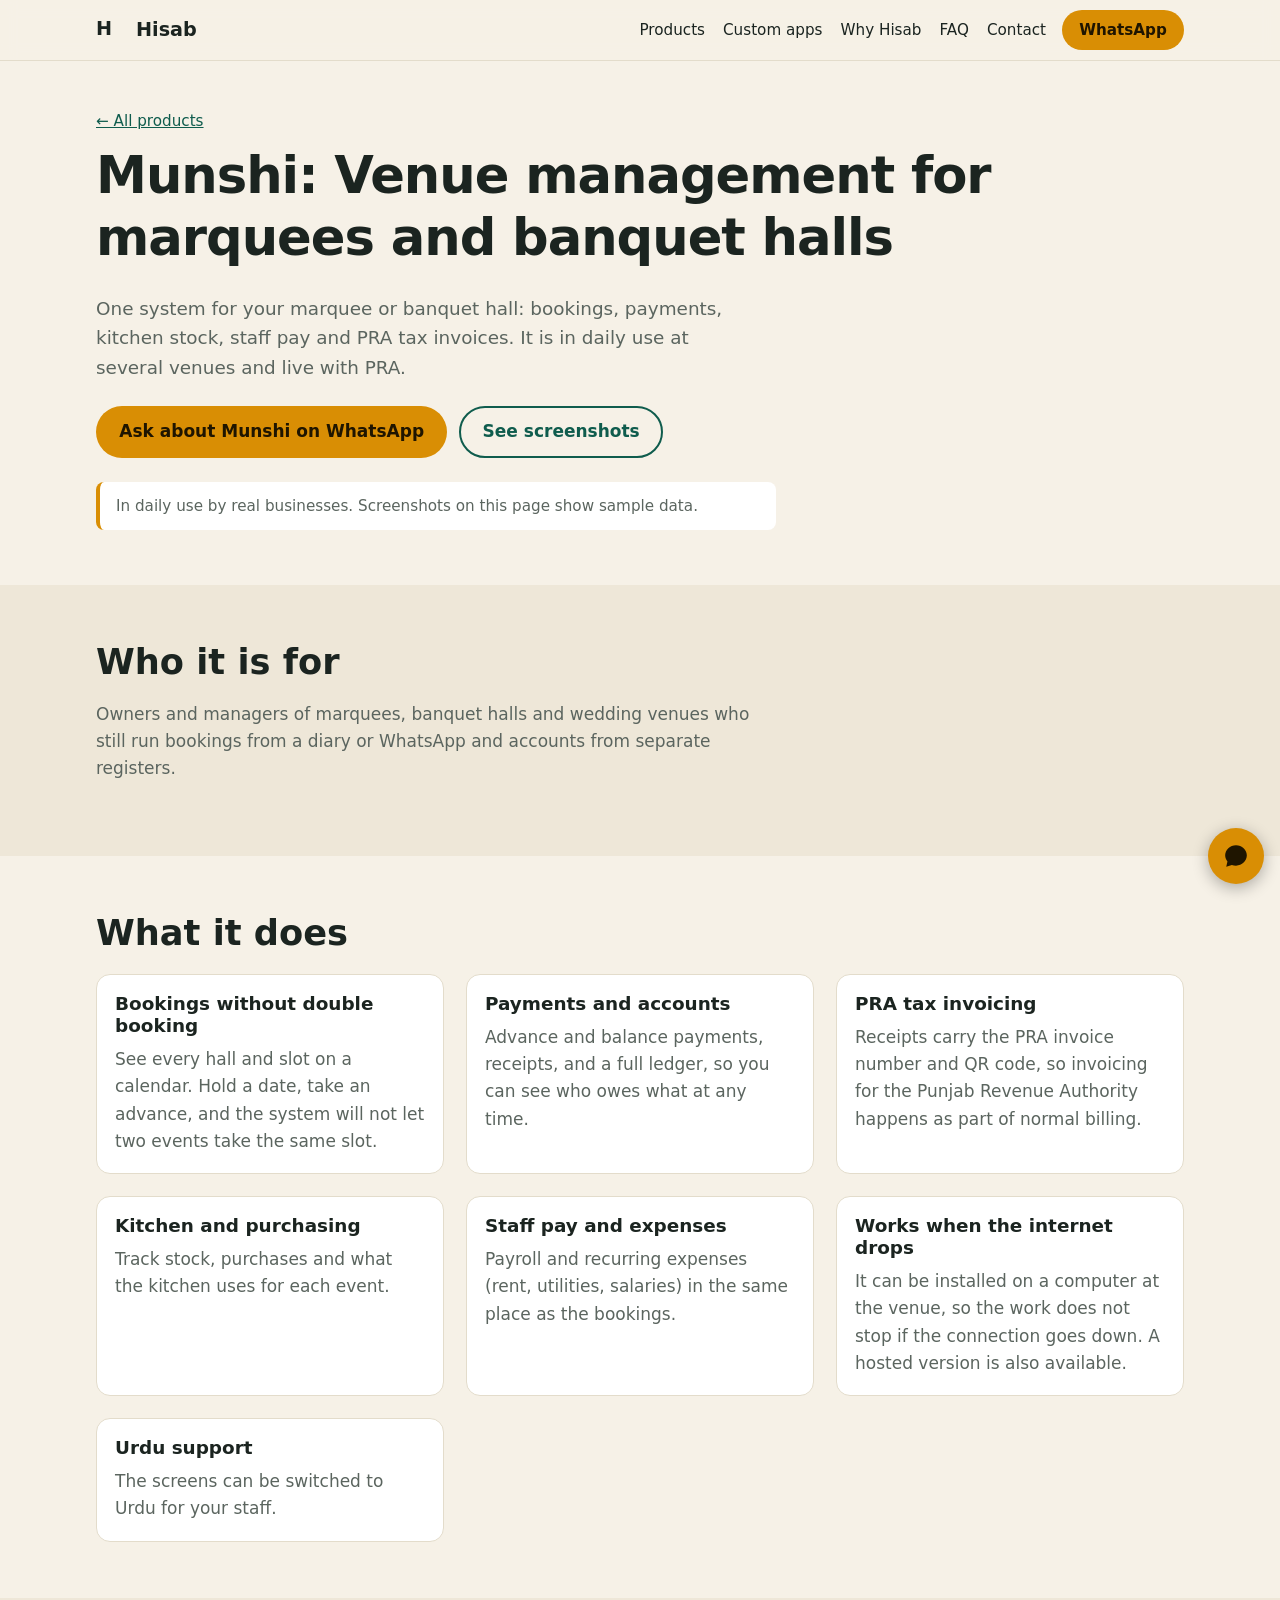
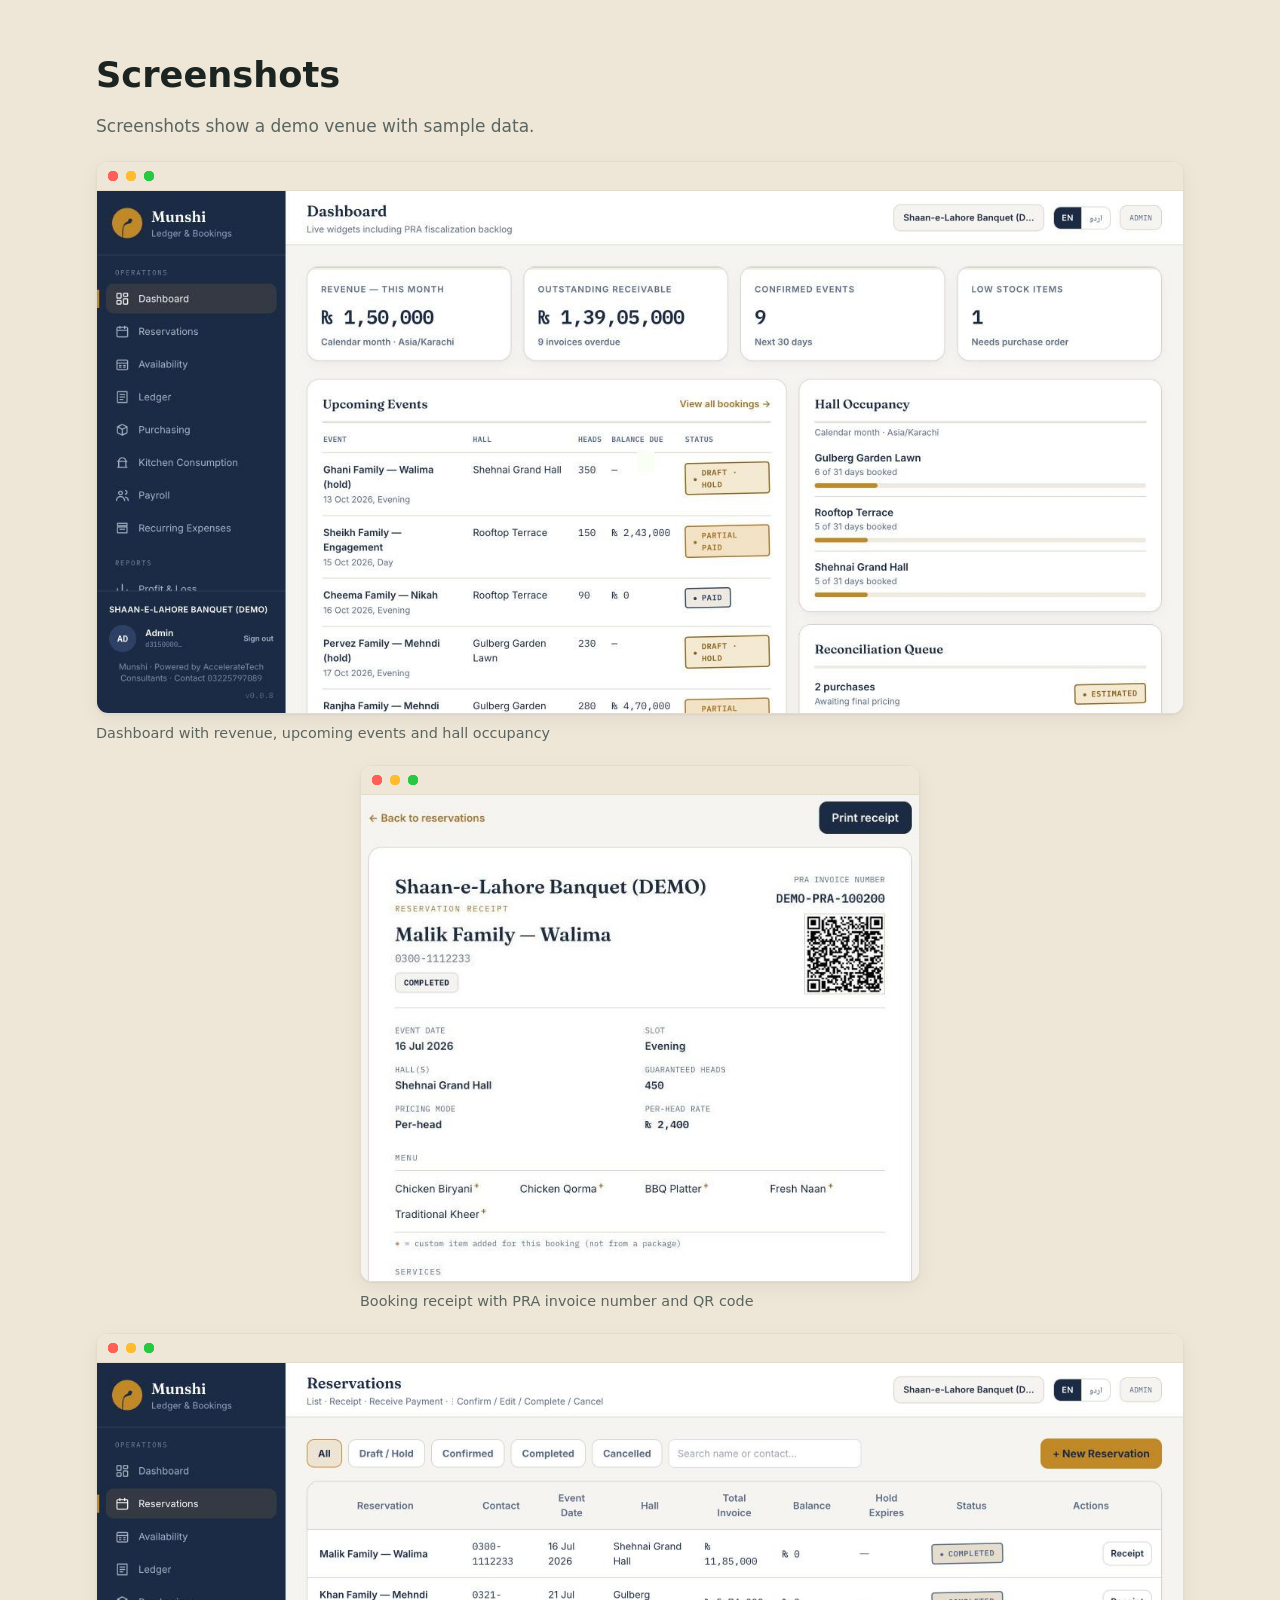
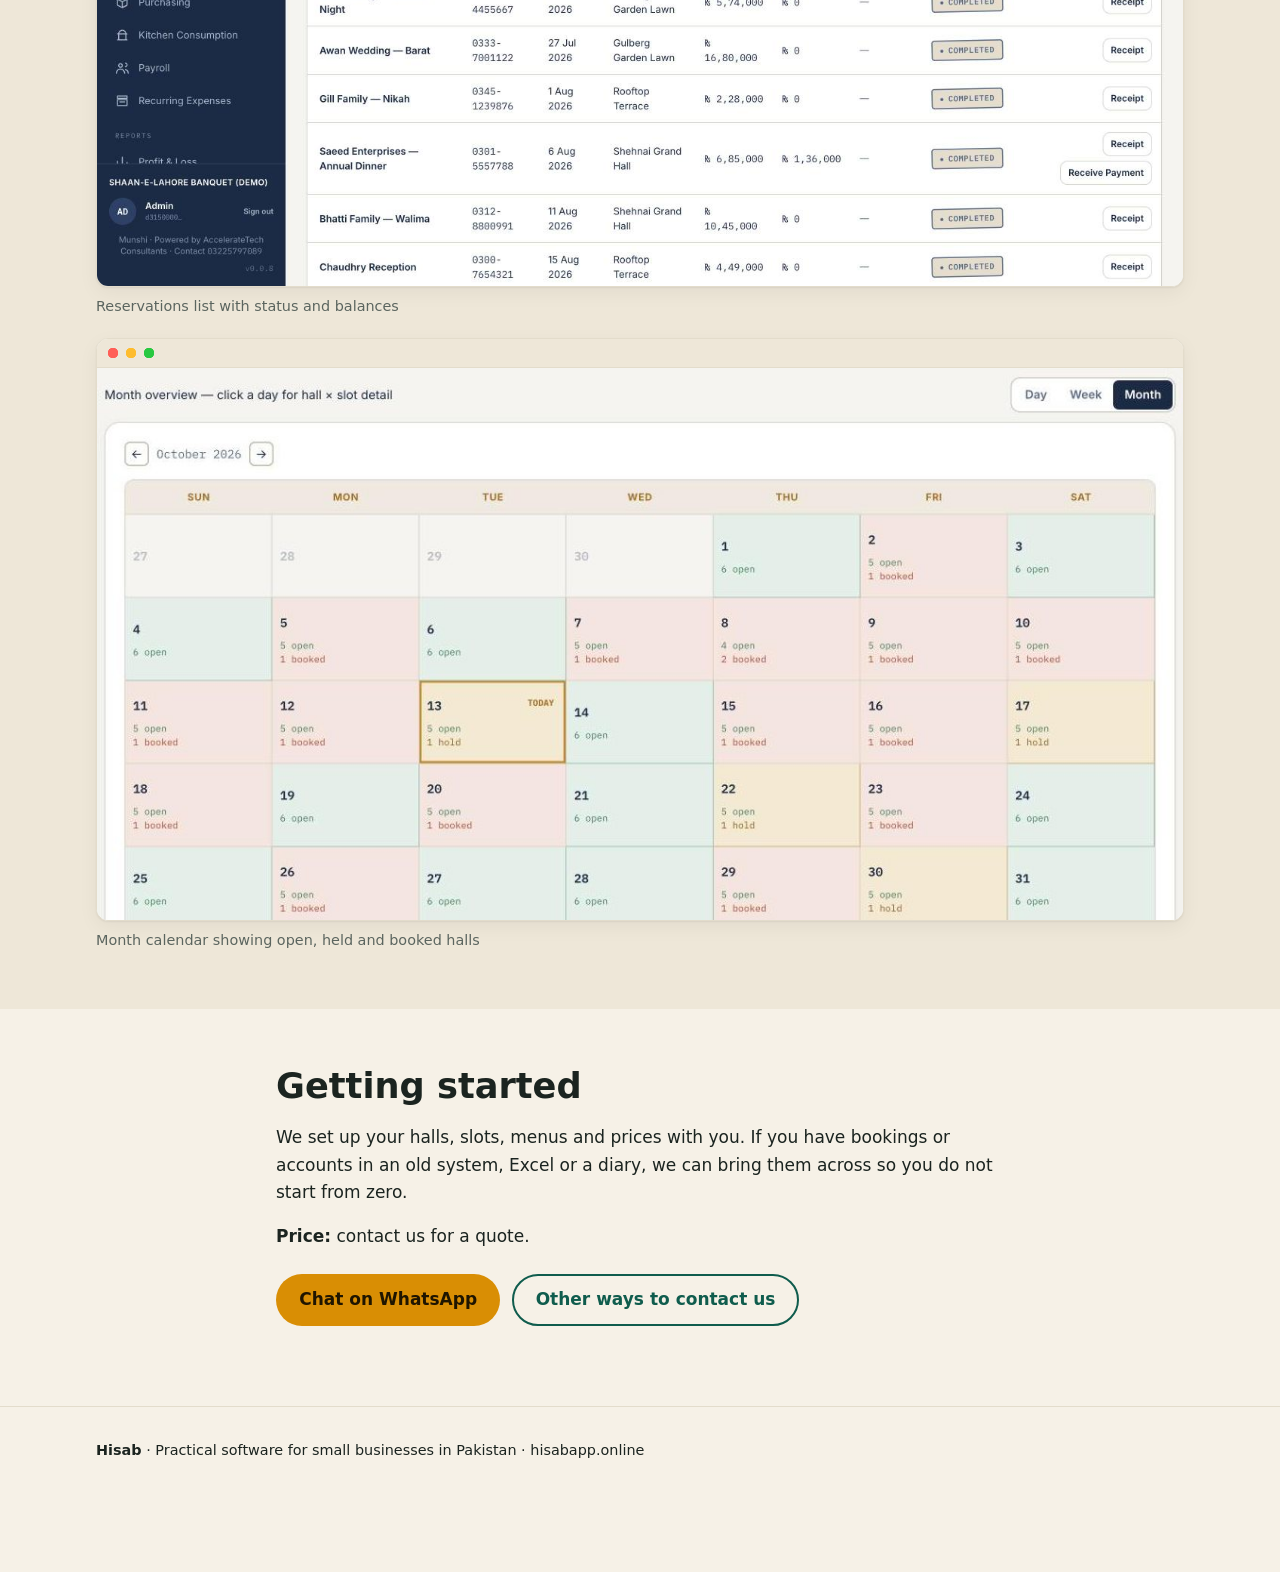
<file: products/munshi.html>
<!doctype html>
<html lang="en" dir="ltr">
<head>
<meta charset="utf-8">
<meta name="viewport" content="width=device-width, initial-scale=1">
<title>Munshi – Marquee and banquet hall management software | Hisab</title>
<meta name="description" content="Bookings, accounts, kitchen stock, payroll and PRA tax invoicing for marquees and banquet halls in Pakistan. Works offline. Available in Urdu.">
<meta name="theme-color" content="#0F5C4D">
<link rel="canonical" href="https://hisabapp.online/products/munshi.html">
<link rel="icon" href="../assets/favicon.svg" type="image/svg+xml">
<meta property="og:type" content="website">
<meta property="og:site_name" content="Hisab">
<meta property="og:title" content="Munshi – Marquee and banquet hall management software | Hisab">
<meta property="og:description" content="Bookings, accounts, kitchen stock, payroll and PRA tax invoicing for marquees and banquet halls in Pakistan. Works offline. Available in Urdu.">
<meta property="og:url" content="https://hisabapp.online/products/munshi.html">
<meta property="og:image" content="https://hisabapp.online/assets/og-v2.png">
<meta property="og:image:width" content="1200">
<meta property="og:image:height" content="630">
<meta name="twitter:card" content="summary_large_image">
<link rel="stylesheet" href="../css/style.css">
</head>
<body>
<a class="skip" href="#main">Skip to content</a>
<header class="site-header">
  <div class="wrap bar">
    <a class="brand" href="../index.html" aria-label="Hisab home"><span class="logo" aria-hidden="true">H</span>Hisab</a>
    <nav aria-label="Main">
      <a href="../index.html#products">Products</a>
      <a href="../index.html#custom">Custom apps</a>
      <a href="../index.html#why">Why Hisab</a>
      <a href="../index.html#faq">FAQ</a>
      <a href="../index.html#contact">Contact</a>
    </nav>
    <a class="btn btn-wa small" data-wa="Assalam o Alaikum, I would like to know more about Munshi for my venue." href="https://wa.me/923225797089">WhatsApp</a>
  </div>
</header>
<main id="main">
<section class="hero product-hero">
  <div class="wrap">
    <p class="crumb"><a href="../index.html#products">← All products</a></p>
    <h1>Munshi: Venue management for marquees and banquet halls</h1>
    <p class="lead">One system for your marquee or banquet hall: bookings, payments, kitchen stock, staff pay and PRA tax invoices. It is in daily use at several venues and live with PRA.</p>
    <div class="cta-row">
      <a class="btn btn-wa" data-wa="Assalam o Alaikum, I would like to know more about Munshi for my venue." href="https://wa.me/923225797089">Ask about Munshi on WhatsApp</a>
      <a class="btn btn-ghost" href="#screens">See screenshots</a>
    </div>
    <p class="status">In daily use by real businesses. Screenshots on this page show sample data.</p>
  </div>
</section>
<section class="section alt"><div class="wrap">
  <h2>Who it is for</h2><p class="section-lead">Owners and managers of marquees, banquet halls and wedding venues who still run bookings from a diary or WhatsApp and accounts from separate registers.</p>
</div></section>
<section class="section"><div class="wrap">
  <h2>What it does</h2>
  <div class="grid3 feats"><div><h3>Bookings without double booking</h3><p>See every hall and slot on a calendar. Hold a date, take an advance, and the system will not let two events take the same slot.</p></div><div><h3>Payments and accounts</h3><p>Advance and balance payments, receipts, and a full ledger, so you can see who owes what at any time.</p></div><div><h3>PRA tax invoicing</h3><p>Receipts carry the PRA invoice number and QR code, so invoicing for the Punjab Revenue Authority happens as part of normal billing.</p></div><div><h3>Kitchen and purchasing</h3><p>Track stock, purchases and what the kitchen uses for each event.</p></div><div><h3>Staff pay and expenses</h3><p>Payroll and recurring expenses (rent, utilities, salaries) in the same place as the bookings.</p></div><div><h3>Works when the internet drops</h3><p>It can be installed on a computer at the venue, so the work does not stop if the connection goes down. A hosted version is also available.</p></div><div><h3>Urdu support</h3><p>The screens can be switched to Urdu for your staff.</p></div></div>
</div></section>
<section class="section alt" id="screens"><div class="wrap">
  <h2>Screenshots</h2><p class="section-lead">Screenshots show a demo venue with sample data.</p>
  <div class="figs"><figure class=""><div class="browser"><img src="../assets/img/munshi-dashboard.jpg" loading="lazy" alt="Dashboard with revenue, upcoming events and hall occupancy (sample data)"></div><figcaption>Dashboard with revenue, upcoming events and hall occupancy</figcaption></figure><figure class="narrow"><div class="browser"><img src="../assets/img/munshi-receipt-crop.jpg" loading="lazy" alt="Booking receipt with PRA invoice number and QR code (sample data)"></div><figcaption>Booking receipt with PRA invoice number and QR code</figcaption></figure><figure class=""><div class="browser"><img src="../assets/img/munshi-reservations.jpg" loading="lazy" alt="Reservations list with status and balances (sample data)"></div><figcaption>Reservations list with status and balances</figcaption></figure><figure class=""><div class="browser"><img src="../assets/img/munshi-calendar-crop.jpg" loading="lazy" alt="Month calendar showing open, held and booked halls (sample data)"></div><figcaption>Month calendar showing open, held and booked halls</figcaption></figure></div>
</div></section>
<section class="section"><div class="wrap narrow">
  <h2>Getting started</h2><p>We set up your halls, slots, menus and prices with you. If you have bookings or accounts in an old system, Excel or a diary, we can bring them across so you do not start from zero.</p>
  <p><strong>Price:</strong> contact us for a quote.</p>
  <p class="cta-row"><a class="btn btn-wa" data-wa="Assalam o Alaikum, I would like to know more about Munshi for my venue." href="https://wa.me/923225797089">Chat on WhatsApp</a>
  <a class="btn btn-ghost" href="../index.html#contact">Other ways to contact us</a></p>
</div></section>
</main>
<footer class="site-footer"><div class="wrap">
  <p><strong>Hisab</strong> · Practical software for small businesses in Pakistan · hisabapp.online</p>
  
</div></footer>
<a class="float-wa" data-wa="Assalam o Alaikum, I would like to know more about Munshi for my venue." href="https://wa.me/923225797089" aria-label="Chat on WhatsApp"><svg viewBox="0 0 24 24" width="26" height="26" aria-hidden="true"><path fill="currentColor" d="M12 2C6.5 2 2 6.2 2 11.4c0 2.1.8 4.1 2.1 5.7L3 22l5.2-1.7c1.2.4 2.5.6 3.8.6 5.5 0 10-4.2 10-9.5S17.5 2 12 2z"/></svg></a>
<script src="../js/main.js" defer></script>
</body>
</html>
</file>
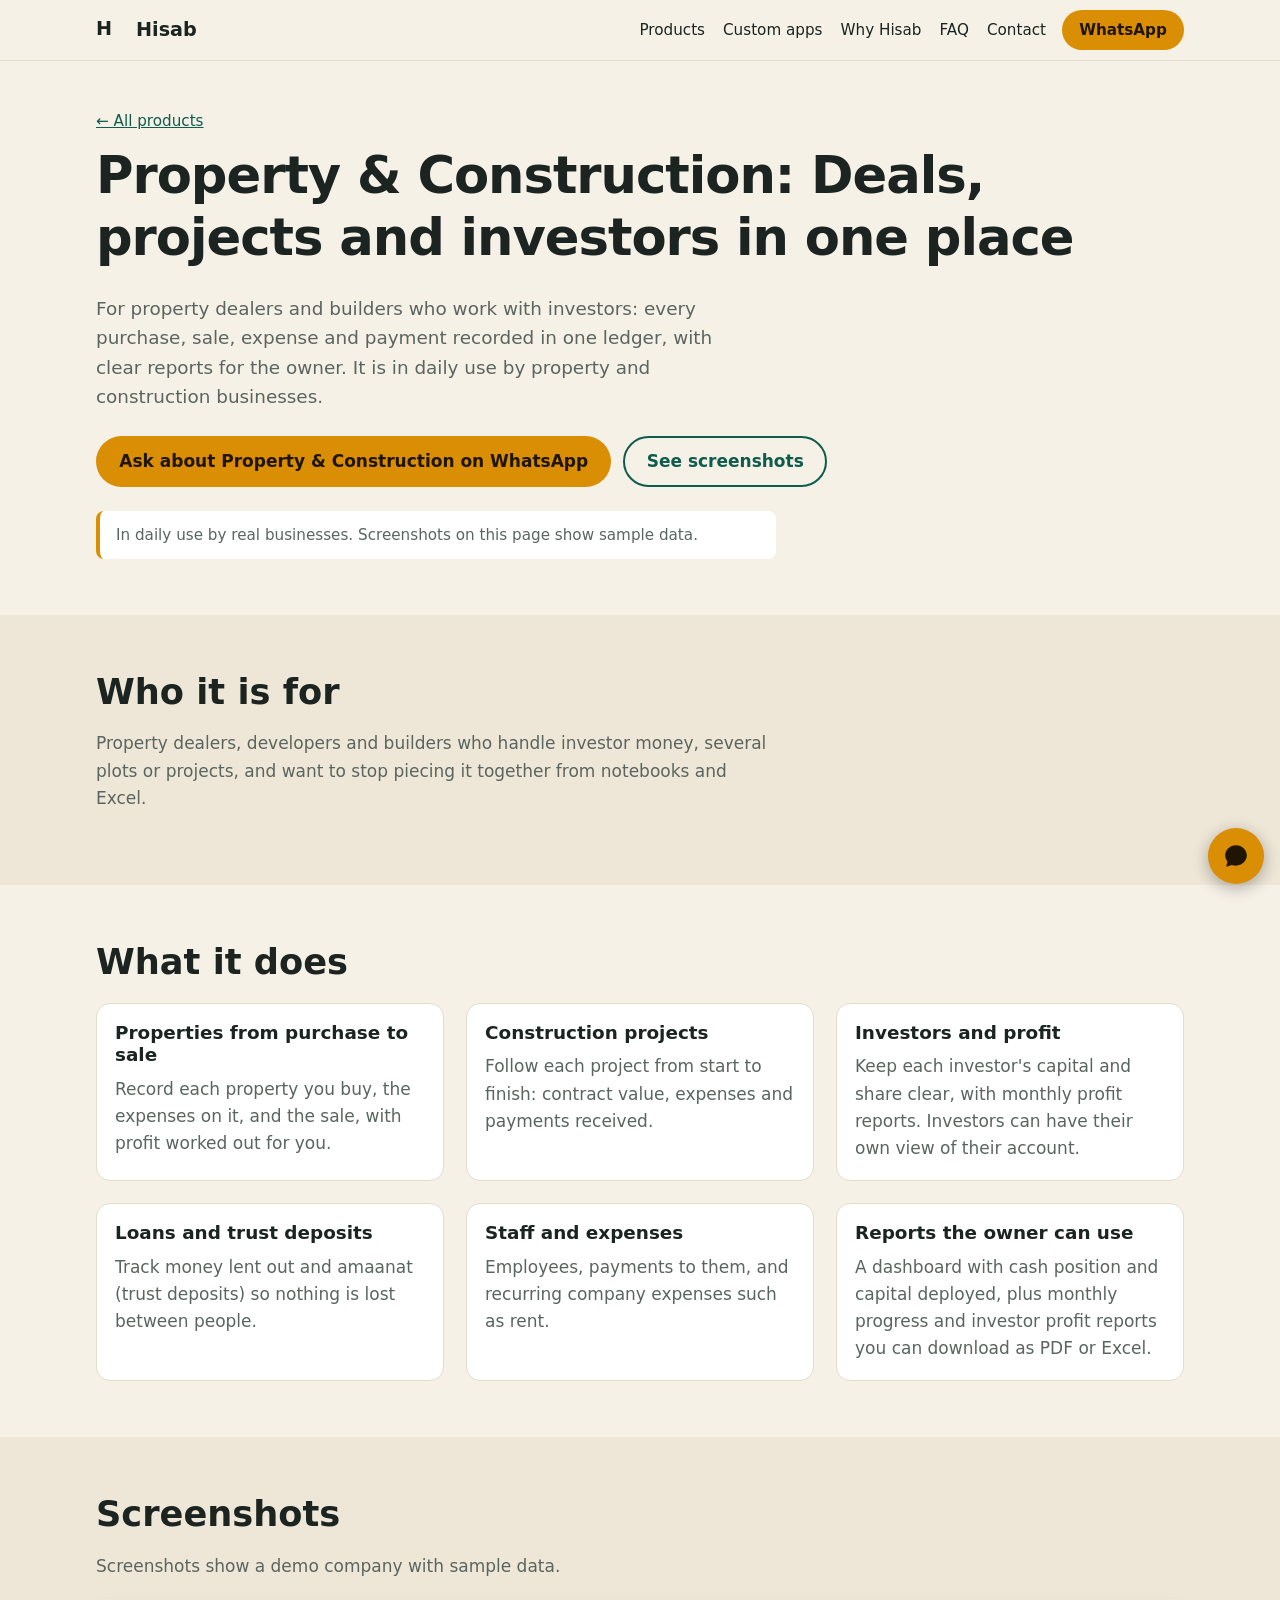
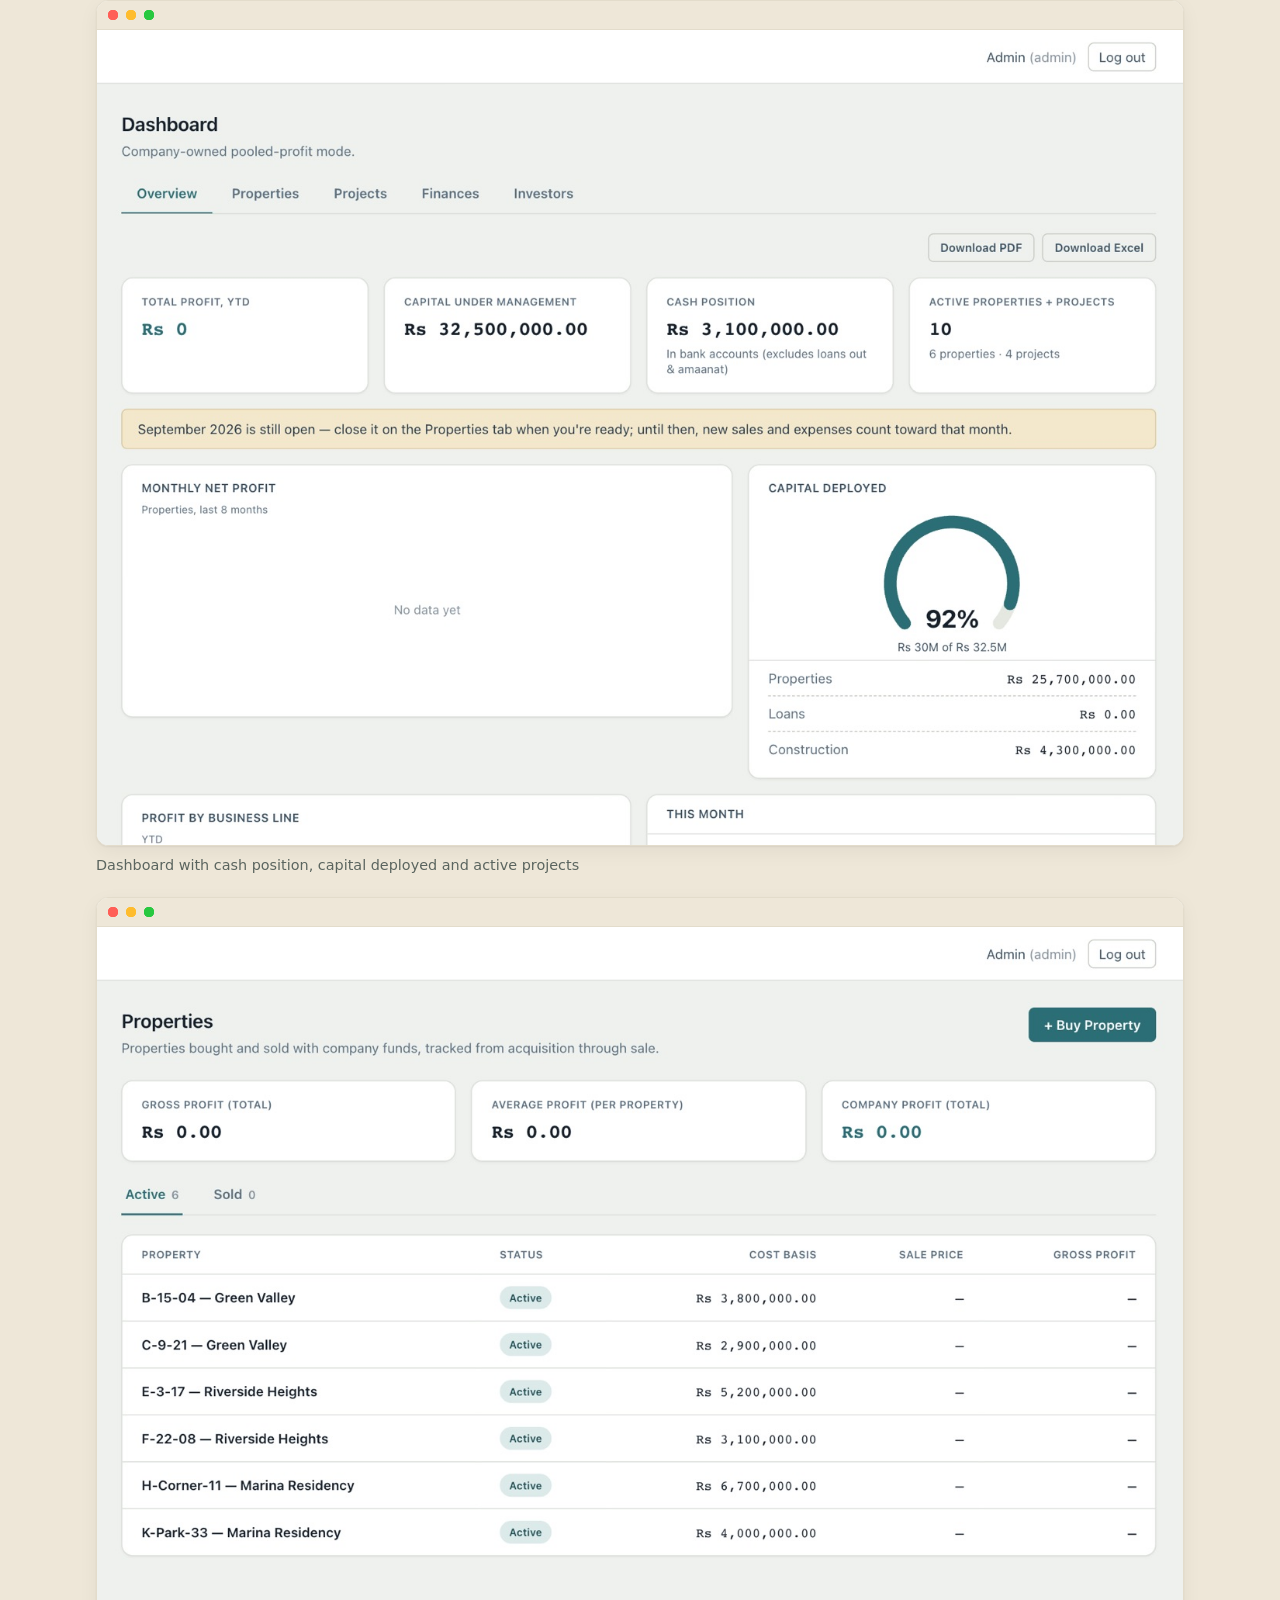
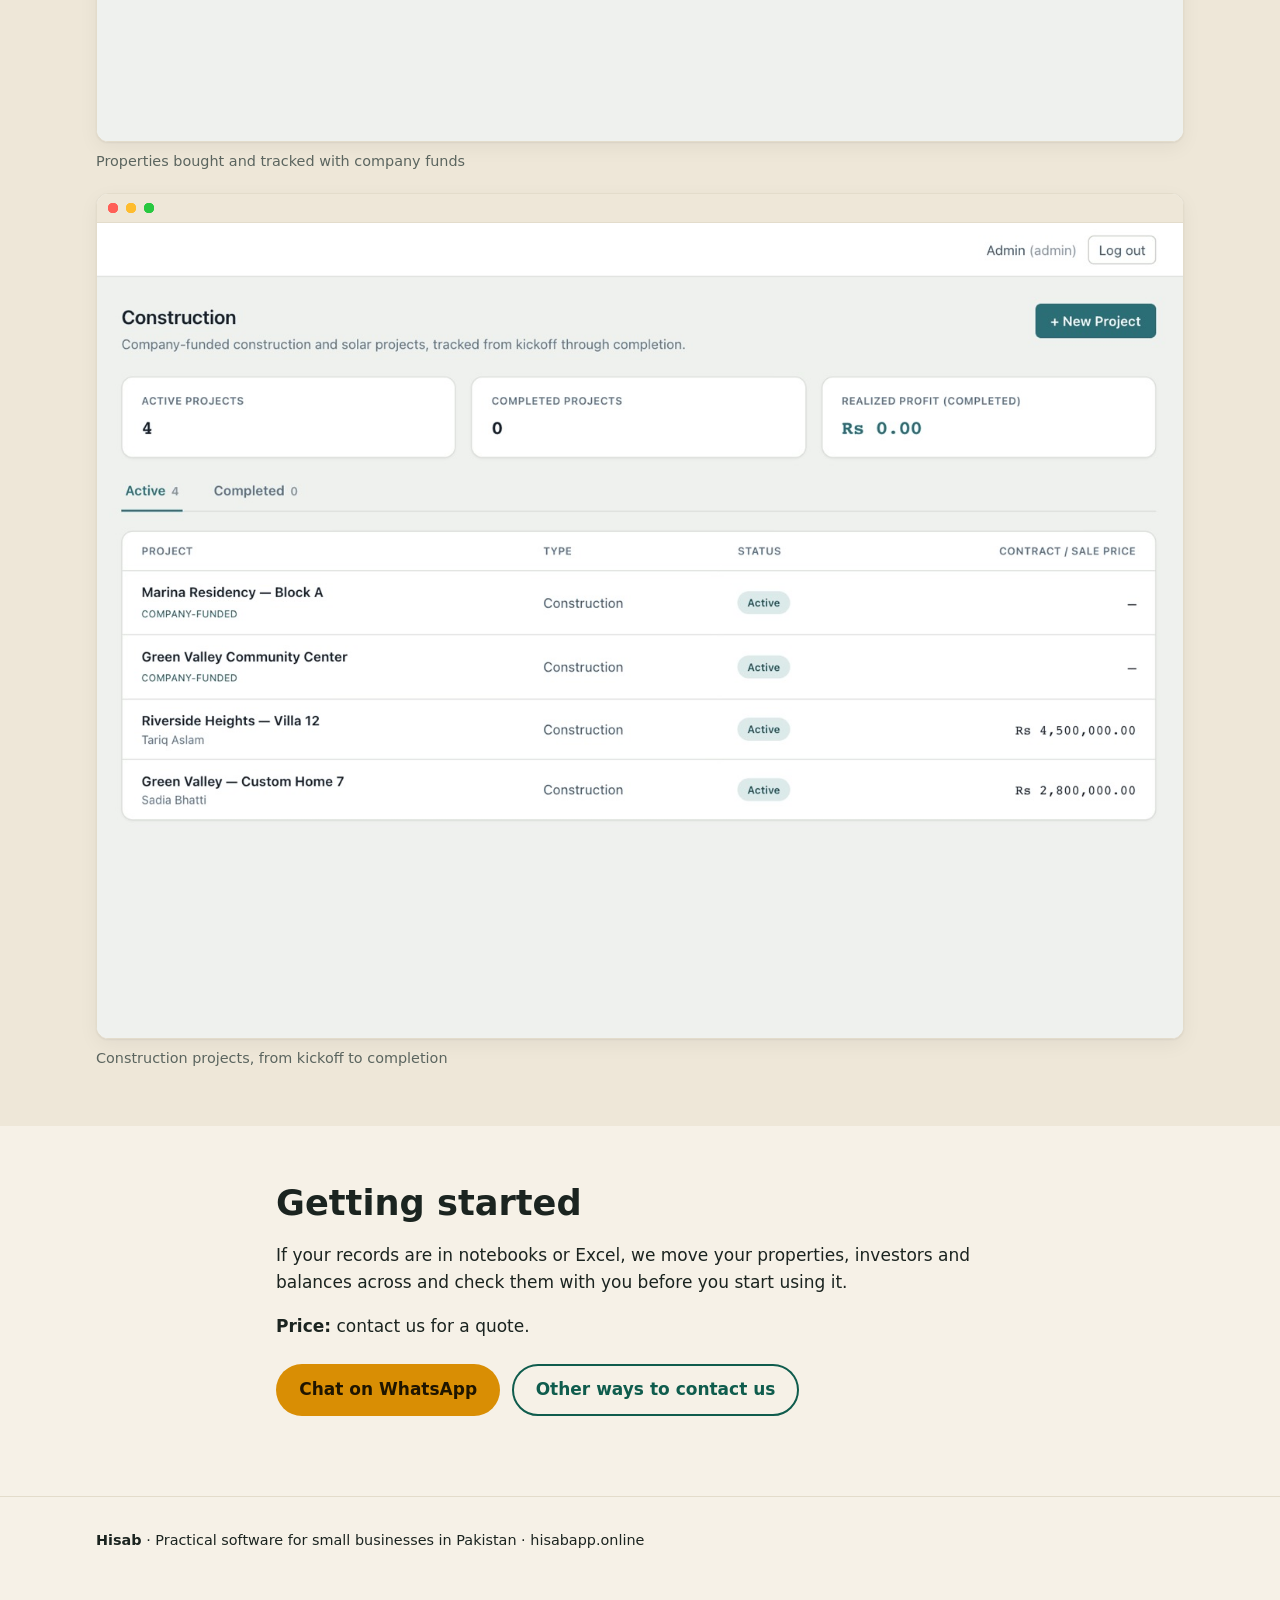
<file: products/property-construction.html>
<!doctype html>
<html lang="en" dir="ltr">
<head>
<meta charset="utf-8">
<meta name="viewport" content="width=device-width, initial-scale=1">
<title>Property and construction business software for Pakistan | Hisab</title>
<meta name="description" content="Track property deals, construction projects, investors, loans and staff in one ledger, with monthly profit reports. Built for Pakistani property dealers and builders.">
<meta name="theme-color" content="#0F5C4D">
<link rel="canonical" href="https://hisabapp.online/products/property-construction.html">
<link rel="icon" href="../assets/favicon.svg" type="image/svg+xml">
<meta property="og:type" content="website">
<meta property="og:site_name" content="Hisab">
<meta property="og:title" content="Property and construction business software for Pakistan | Hisab">
<meta property="og:description" content="Track property deals, construction projects, investors, loans and staff in one ledger, with monthly profit reports. Built for Pakistani property dealers and builders.">
<meta property="og:url" content="https://hisabapp.online/products/property-construction.html">
<meta property="og:image" content="https://hisabapp.online/assets/og-v2.png">
<meta property="og:image:width" content="1200">
<meta property="og:image:height" content="630">
<meta name="twitter:card" content="summary_large_image">
<link rel="stylesheet" href="../css/style.css">
</head>
<body>
<a class="skip" href="#main">Skip to content</a>
<header class="site-header">
  <div class="wrap bar">
    <a class="brand" href="../index.html" aria-label="Hisab home"><span class="logo" aria-hidden="true">H</span>Hisab</a>
    <nav aria-label="Main">
      <a href="../index.html#products">Products</a>
      <a href="../index.html#custom">Custom apps</a>
      <a href="../index.html#why">Why Hisab</a>
      <a href="../index.html#faq">FAQ</a>
      <a href="../index.html#contact">Contact</a>
    </nav>
    <a class="btn btn-wa small" data-wa="Assalam o Alaikum, I would like to know more about your property and construction software." href="https://wa.me/923225797089">WhatsApp</a>
  </div>
</header>
<main id="main">
<section class="hero product-hero">
  <div class="wrap">
    <p class="crumb"><a href="../index.html#products">← All products</a></p>
    <h1>Property &amp; Construction: Deals, projects and investors in one place</h1>
    <p class="lead">For property dealers and builders who work with investors: every purchase, sale, expense and payment recorded in one ledger, with clear reports for the owner. It is in daily use by property and construction businesses.</p>
    <div class="cta-row">
      <a class="btn btn-wa" data-wa="Assalam o Alaikum, I would like to know more about your property and construction software." href="https://wa.me/923225797089">Ask about Property &amp; Construction on WhatsApp</a>
      <a class="btn btn-ghost" href="#screens">See screenshots</a>
    </div>
    <p class="status">In daily use by real businesses. Screenshots on this page show sample data.</p>
  </div>
</section>
<section class="section alt"><div class="wrap">
  <h2>Who it is for</h2><p class="section-lead">Property dealers, developers and builders who handle investor money, several plots or projects, and want to stop piecing it together from notebooks and Excel.</p>
</div></section>
<section class="section"><div class="wrap">
  <h2>What it does</h2>
  <div class="grid3 feats"><div><h3>Properties from purchase to sale</h3><p>Record each property you buy, the expenses on it, and the sale, with profit worked out for you.</p></div><div><h3>Construction projects</h3><p>Follow each project from start to finish: contract value, expenses and payments received.</p></div><div><h3>Investors and profit</h3><p>Keep each investor&#x27;s capital and share clear, with monthly profit reports. Investors can have their own view of their account.</p></div><div><h3>Loans and trust deposits</h3><p>Track money lent out and amaanat (trust deposits) so nothing is lost between people.</p></div><div><h3>Staff and expenses</h3><p>Employees, payments to them, and recurring company expenses such as rent.</p></div><div><h3>Reports the owner can use</h3><p>A dashboard with cash position and capital deployed, plus monthly progress and investor profit reports you can download as PDF or Excel.</p></div></div>
</div></section>
<section class="section alt" id="screens"><div class="wrap">
  <h2>Screenshots</h2><p class="section-lead">Screenshots show a demo company with sample data.</p>
  <div class="figs"><figure class=""><div class="browser"><img src="../assets/img/property-dashboard.jpg" loading="lazy" alt="Dashboard with cash position, capital deployed and active projects (sample data)"></div><figcaption>Dashboard with cash position, capital deployed and active projects</figcaption></figure><figure class=""><div class="browser"><img src="../assets/img/property-list.jpg" loading="lazy" alt="Properties bought and tracked with company funds (sample data)"></div><figcaption>Properties bought and tracked with company funds</figcaption></figure><figure class=""><div class="browser"><img src="../assets/img/property-construction.jpg" loading="lazy" alt="Construction projects, from kickoff to completion (sample data)"></div><figcaption>Construction projects, from kickoff to completion</figcaption></figure></div>
</div></section>
<section class="section"><div class="wrap narrow">
  <h2>Getting started</h2><p>If your records are in notebooks or Excel, we move your properties, investors and balances across and check them with you before you start using it.</p>
  <p><strong>Price:</strong> contact us for a quote.</p>
  <p class="cta-row"><a class="btn btn-wa" data-wa="Assalam o Alaikum, I would like to know more about your property and construction software." href="https://wa.me/923225797089">Chat on WhatsApp</a>
  <a class="btn btn-ghost" href="../index.html#contact">Other ways to contact us</a></p>
</div></section>
</main>
<footer class="site-footer"><div class="wrap">
  <p><strong>Hisab</strong> · Practical software for small businesses in Pakistan · hisabapp.online</p>
  
</div></footer>
<a class="float-wa" data-wa="Assalam o Alaikum, I would like to know more about your property and construction software." href="https://wa.me/923225797089" aria-label="Chat on WhatsApp"><svg viewBox="0 0 24 24" width="26" height="26" aria-hidden="true"><path fill="currentColor" d="M12 2C6.5 2 2 6.2 2 11.4c0 2.1.8 4.1 2.1 5.7L3 22l5.2-1.7c1.2.4 2.5.6 3.8.6 5.5 0 10-4.2 10-9.5S17.5 2 12 2z"/></svg></a>
<script src="../js/main.js" defer></script>
</body>
</html>
</file>
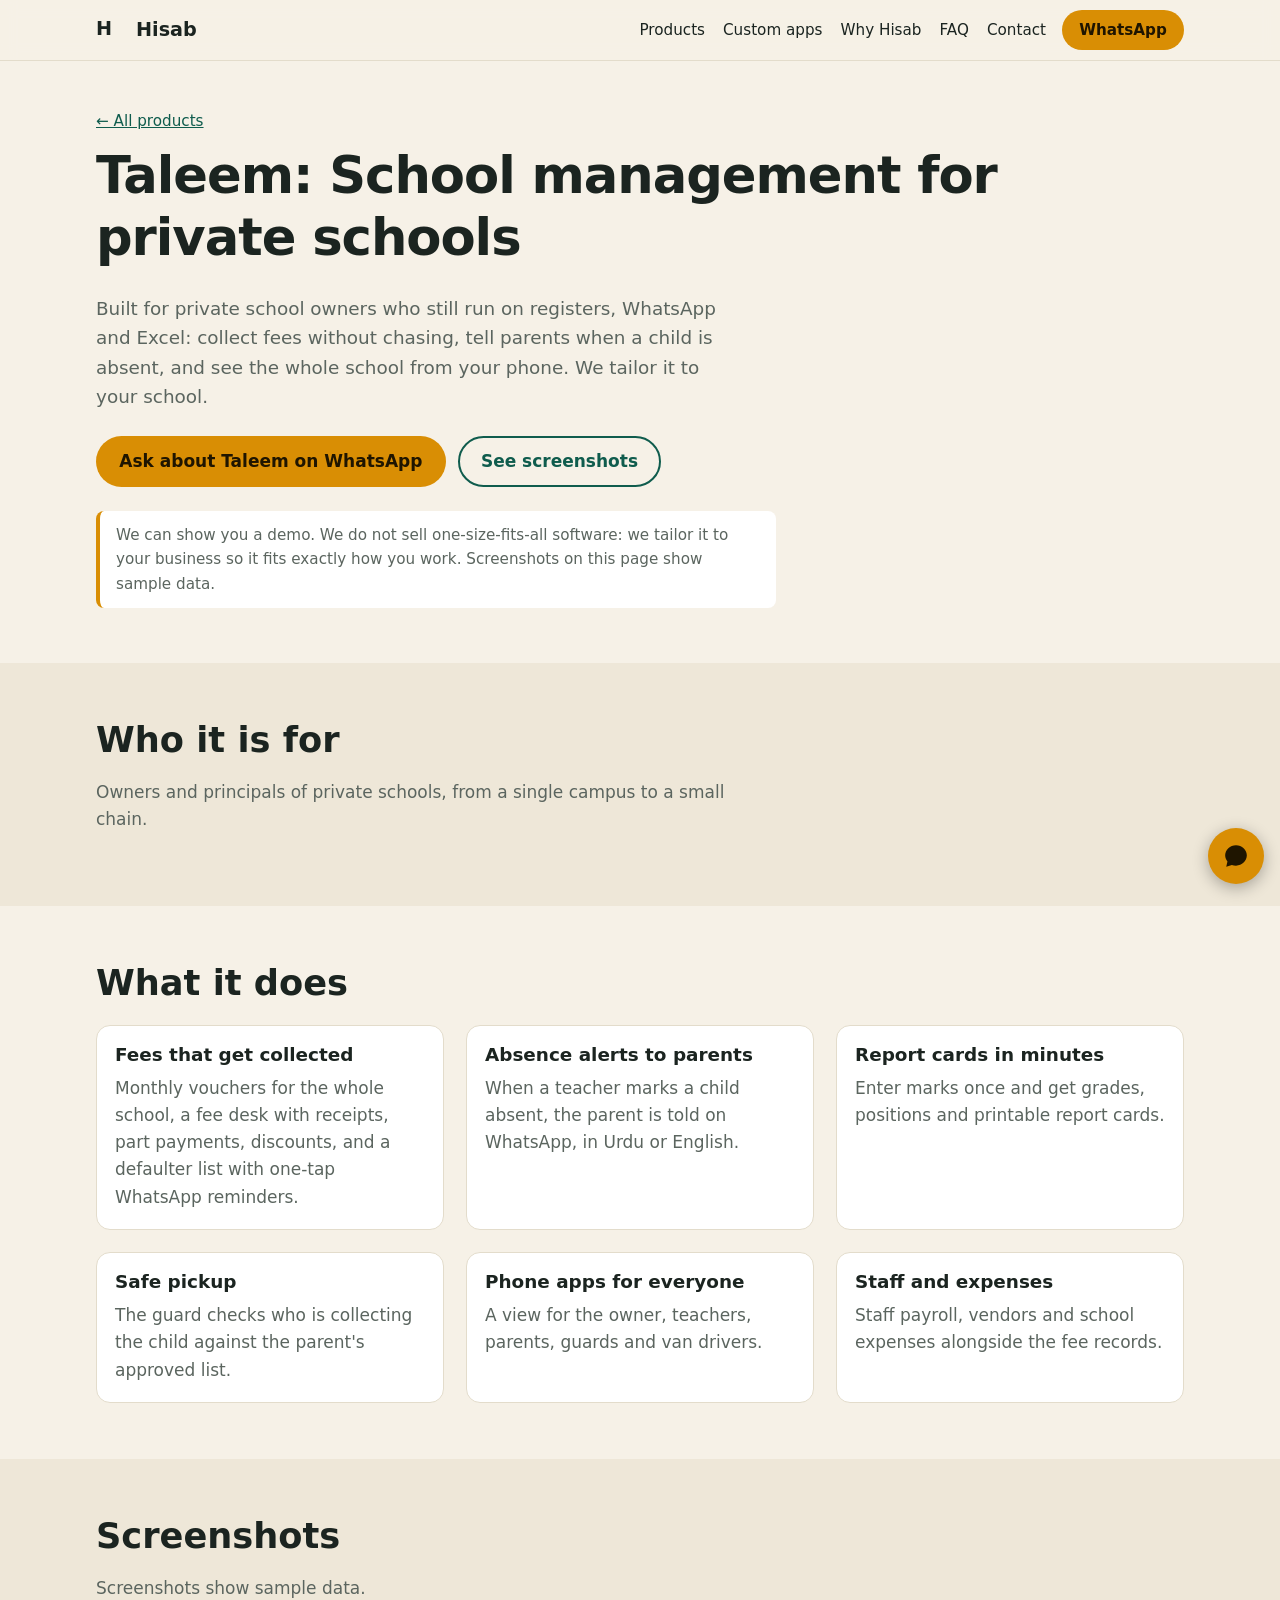
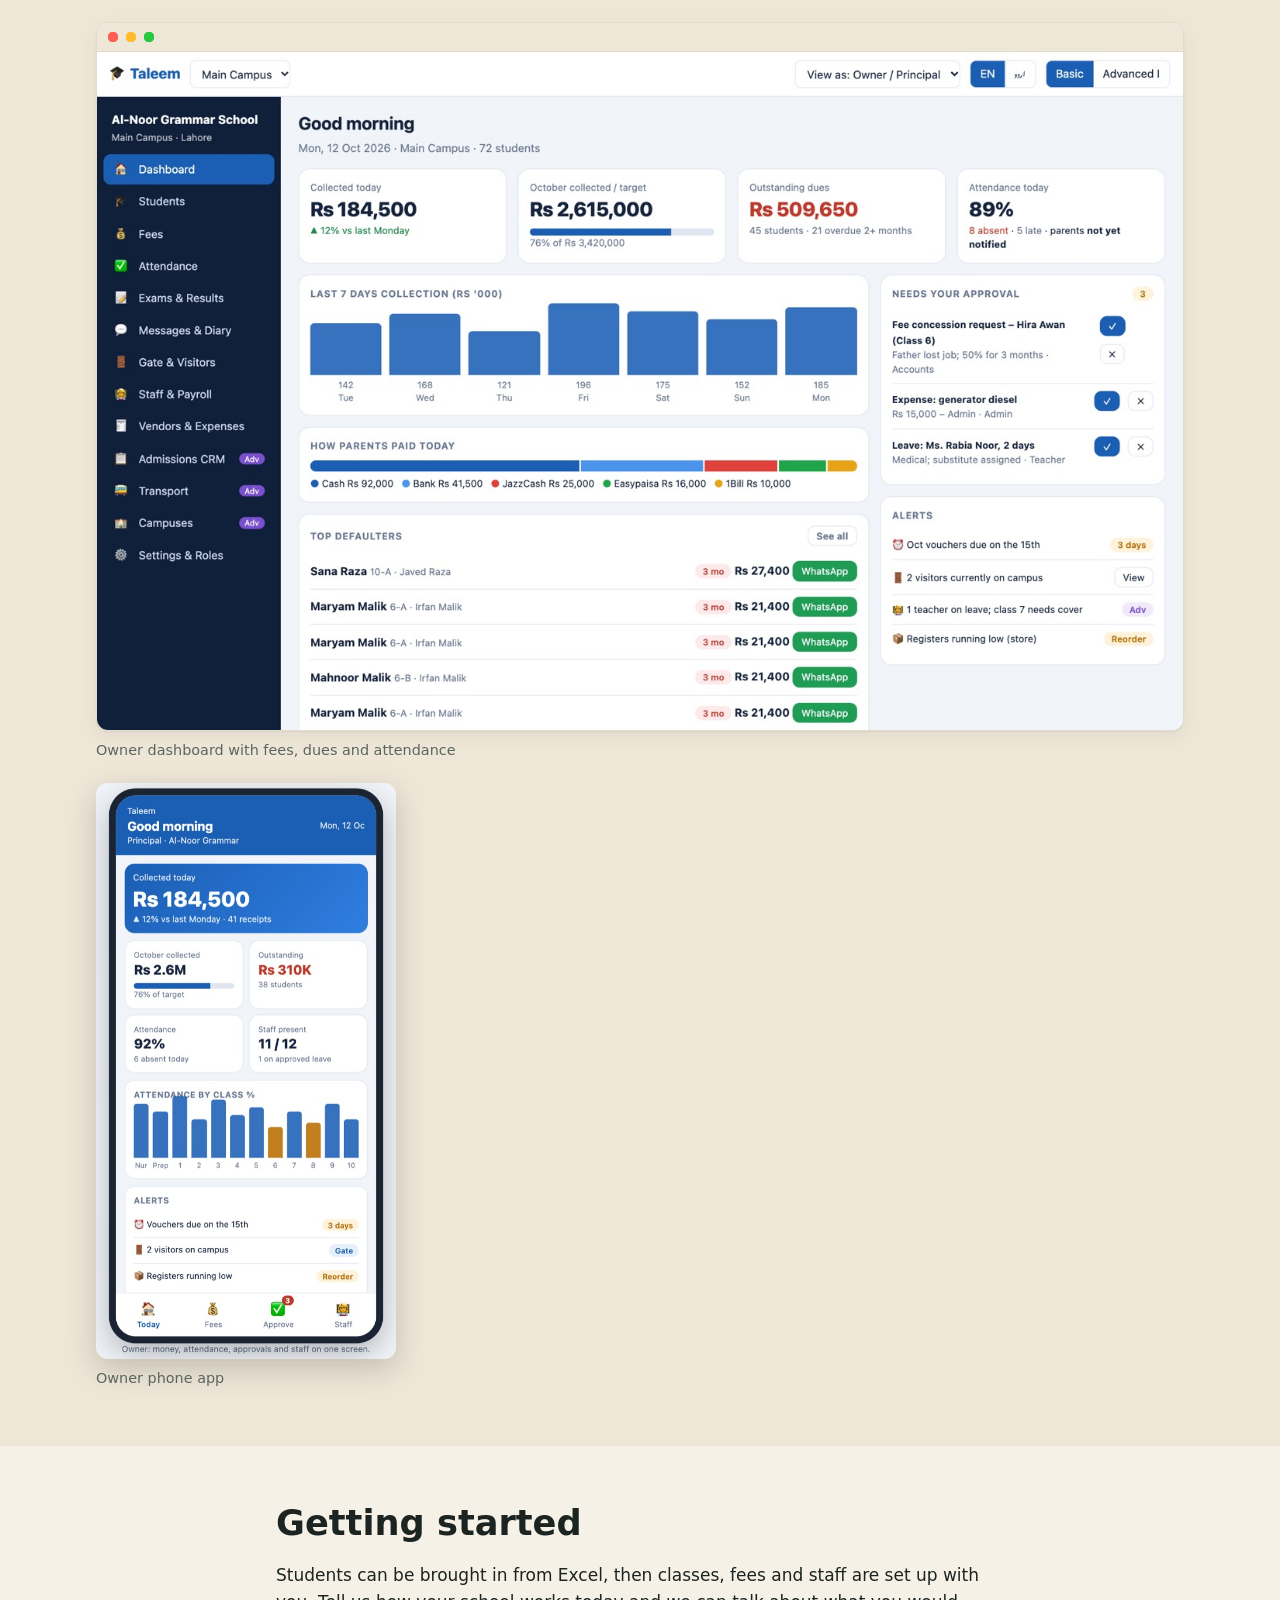
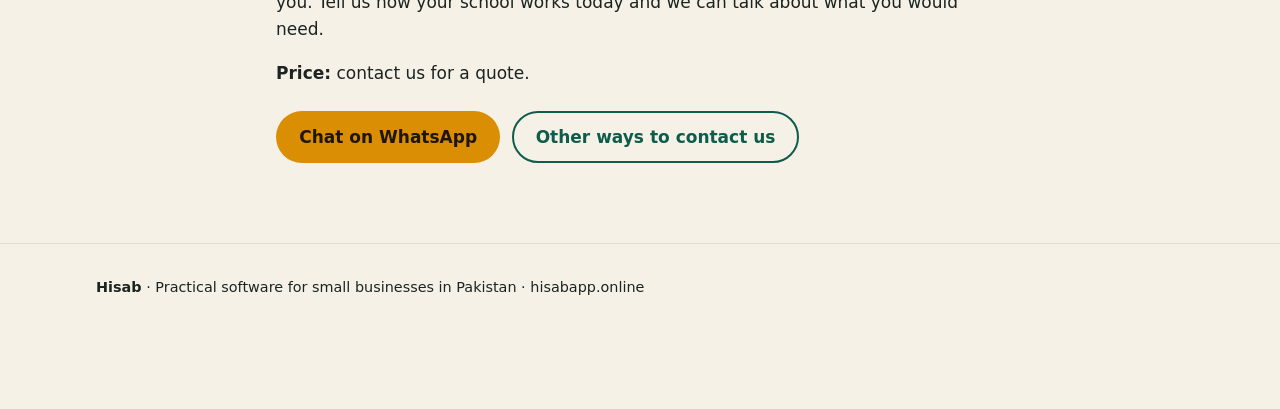
<file: products/school-management.html>
<!doctype html>
<html lang="en" dir="ltr">
<head>
<meta charset="utf-8">
<meta name="viewport" content="width=device-width, initial-scale=1">
<title>Taleem – School management software for Pakistan | Hisab</title>
<meta name="description" content="School management software for private schools in Pakistan: fee vouchers, WhatsApp reminders, absence alerts, report cards and safe pickup. Tailored to your school.">
<meta name="theme-color" content="#0F5C4D">
<link rel="canonical" href="https://hisabapp.online/products/school-management.html">
<link rel="icon" href="../assets/favicon.svg" type="image/svg+xml">
<meta property="og:type" content="website">
<meta property="og:site_name" content="Hisab">
<meta property="og:title" content="Taleem – School management software for Pakistan | Hisab">
<meta property="og:description" content="School management software for private schools in Pakistan: fee vouchers, WhatsApp reminders, absence alerts, report cards and safe pickup. Tailored to your school.">
<meta property="og:url" content="https://hisabapp.online/products/school-management.html">
<meta property="og:image" content="https://hisabapp.online/assets/og-v2.png">
<meta property="og:image:width" content="1200">
<meta property="og:image:height" content="630">
<meta name="twitter:card" content="summary_large_image">
<link rel="stylesheet" href="../css/style.css">
</head>
<body>
<a class="skip" href="#main">Skip to content</a>
<header class="site-header">
  <div class="wrap bar">
    <a class="brand" href="../index.html" aria-label="Hisab home"><span class="logo" aria-hidden="true">H</span>Hisab</a>
    <nav aria-label="Main">
      <a href="../index.html#products">Products</a>
      <a href="../index.html#custom">Custom apps</a>
      <a href="../index.html#why">Why Hisab</a>
      <a href="../index.html#faq">FAQ</a>
      <a href="../index.html#contact">Contact</a>
    </nav>
    <a class="btn btn-wa small" data-wa="Assalam o Alaikum, I would like to know more about your school management software." href="https://wa.me/923225797089">WhatsApp</a>
  </div>
</header>
<main id="main">
<section class="hero product-hero">
  <div class="wrap">
    <p class="crumb"><a href="../index.html#products">← All products</a></p>
    <h1>Taleem: School management for private schools</h1>
    <p class="lead">Built for private school owners who still run on registers, WhatsApp and Excel: collect fees without chasing, tell parents when a child is absent, and see the whole school from your phone. We tailor it to your school.</p>
    <div class="cta-row">
      <a class="btn btn-wa" data-wa="Assalam o Alaikum, I would like to know more about your school management software." href="https://wa.me/923225797089">Ask about Taleem on WhatsApp</a>
      <a class="btn btn-ghost" href="#screens">See screenshots</a>
    </div>
    <p class="status">We can show you a demo. We do not sell one-size-fits-all software: we tailor it to your business so it fits exactly how you work. Screenshots on this page show sample data.</p>
  </div>
</section>
<section class="section alt"><div class="wrap">
  <h2>Who it is for</h2><p class="section-lead">Owners and principals of private schools, from a single campus to a small chain.</p>
</div></section>
<section class="section"><div class="wrap">
  <h2>What it does</h2>
  <div class="grid3 feats"><div><h3>Fees that get collected</h3><p>Monthly vouchers for the whole school, a fee desk with receipts, part payments, discounts, and a defaulter list with one-tap WhatsApp reminders.</p></div><div><h3>Absence alerts to parents</h3><p>When a teacher marks a child absent, the parent is told on WhatsApp, in Urdu or English.</p></div><div><h3>Report cards in minutes</h3><p>Enter marks once and get grades, positions and printable report cards.</p></div><div><h3>Safe pickup</h3><p>The guard checks who is collecting the child against the parent&#x27;s approved list.</p></div><div><h3>Phone apps for everyone</h3><p>A view for the owner, teachers, parents, guards and van drivers.</p></div><div><h3>Staff and expenses</h3><p>Staff payroll, vendors and school expenses alongside the fee records.</p></div></div>
</div></section>
<section class="section alt" id="screens"><div class="wrap">
  <h2>Screenshots</h2><p class="section-lead">Screenshots show sample data.</p>
  <div class="figs"><figure class=""><div class="browser"><img src="../assets/img/school-web.jpg" loading="lazy" alt="Owner dashboard with fees, dues and attendance (sample data)"></div><figcaption>Owner dashboard with fees, dues and attendance</figcaption></figure><figure class="phone"><img src="../assets/img/school-mobile.jpg" loading="lazy" alt="Owner phone app (sample data)"><figcaption>Owner phone app</figcaption></figure></div>
</div></section>
<section class="section"><div class="wrap narrow">
  <h2>Getting started</h2><p>Students can be brought in from Excel, then classes, fees and staff are set up with you. Tell us how your school works today and we can talk about what you would need.</p>
  <p><strong>Price:</strong> contact us for a quote.</p>
  <p class="cta-row"><a class="btn btn-wa" data-wa="Assalam o Alaikum, I would like to know more about your school management software." href="https://wa.me/923225797089">Chat on WhatsApp</a>
  <a class="btn btn-ghost" href="../index.html#contact">Other ways to contact us</a></p>
</div></section>
</main>
<footer class="site-footer"><div class="wrap">
  <p><strong>Hisab</strong> · Practical software for small businesses in Pakistan · hisabapp.online</p>
  
</div></footer>
<a class="float-wa" data-wa="Assalam o Alaikum, I would like to know more about your school management software." href="https://wa.me/923225797089" aria-label="Chat on WhatsApp"><svg viewBox="0 0 24 24" width="26" height="26" aria-hidden="true"><path fill="currentColor" d="M12 2C6.5 2 2 6.2 2 11.4c0 2.1.8 4.1 2.1 5.7L3 22l5.2-1.7c1.2.4 2.5.6 3.8.6 5.5 0 10-4.2 10-9.5S17.5 2 12 2z"/></svg></a>
<script src="../js/main.js" defer></script>
</body>
</html>
</file>
<file: css/style.css>
:root{
  --bg:#F6F1E7; --surface:#FFFFFF; --text:#1B2420; --muted:#5B655F; --line:#E3DCCB;
  --brand:#0F5C4D; --brand-ink:#FFFFFF; --alt:#EEE7D8;
  --accent:#D98E04; --accent-ink:#1F1500;
  --live-bg:#DDF0E8; --live-ink:#0B4A3D; --demo-bg:#FBEBC8; --demo-ink:#6B4300;
  --radius:14px; --shadow:0 1px 2px rgba(0,0,0,.06),0 6px 20px rgba(0,0,0,.05);
}
@media (prefers-color-scheme:dark){
  :root:not([data-theme="light"]){
    --bg:#0E1613; --surface:#16211D; --text:#ECF1EE; --muted:#A5B2AB; --line:#26332D;
    --brand:#3BB89B; --brand-ink:#04251D; --alt:#121C18;
    --accent:#F0A81F; --accent-ink:#1F1500;
    --live-bg:#12372D; --live-ink:#9FE3CD; --demo-bg:#3A2D0E; --demo-ink:#F4D189;
    --shadow:0 1px 2px rgba(0,0,0,.4);
  }
}
*{box-sizing:border-box}
html{scroll-behavior:smooth;scroll-padding-top:72px}
body{margin:0;background:var(--bg);color:var(--text);font:17px/1.6 Inter,system-ui,-apple-system,"Segoe UI",Roboto,"Noto Sans",Arial,sans-serif;-webkit-text-size-adjust:100%}
img{max-width:100%;height:auto;display:block}
a{color:var(--brand)}
h1,h2,h3{line-height:1.2;margin:0 0 .5em}
h1{font-size:clamp(1.9rem,6vw,3.2rem);letter-spacing:-.02em}
h2{font-size:clamp(1.5rem,4.5vw,2.2rem)}
h3{font-size:1.15rem}
h3 small{display:block;font-weight:500;font-size:.85rem;color:var(--muted);margin-top:.15rem}
p{margin:0 0 1em}
.wrap{max-width:1120px;margin:0 auto;padding-inline:16px}
.narrow{max-width:760px}
.muted{color:var(--muted)}
.skip{position:absolute;inset-inline-start:-999px;top:0;background:var(--brand);color:var(--brand-ink);padding:.6em 1em;z-index:100}
.skip:focus{inset-inline-start:8px;top:8px}
:focus-visible{outline:3px solid var(--accent);outline-offset:2px}

.site-header{position:sticky;top:0;z-index:20;background:color-mix(in srgb,var(--bg) 92%,transparent);backdrop-filter:blur(8px);border-bottom:1px solid var(--line)}
.bar{display:flex;align-items:center;gap:16px;min-height:60px}
.brand{display:flex;min-height:44px;align-items:center;gap:8px;font-weight:700;font-size:1.2rem;text-decoration:none;color:var(--text)}
.logo{width:32px;height:32px;border-radius:8px}
.bar nav{margin-inline-start:auto;display:none;gap:18px}
.bar nav a{text-decoration:none;color:var(--text);font-size:.95rem}
.bar nav a:hover{color:var(--brand)}
.bar .btn{margin-inline-start:auto}
@media(min-width:860px){.bar nav{display:flex}.bar .btn{margin-inline-start:0}}

.btn{display:inline-flex;align-items:center;justify-content:center;gap:8px;min-height:48px;padding:.6em 1.25em;border-radius:999px;border:2px solid transparent;font:inherit;font-weight:600;text-decoration:none;cursor:pointer;text-align:center}
.btn.small{min-height:40px;padding:.3em 1em;font-size:.95rem}
.btn-wa{background:var(--accent);color:var(--accent-ink)}
.btn-wa:hover{filter:brightness(1.07)}
.btn-primary{background:var(--brand);color:var(--brand-ink)}
.btn-primary:hover{filter:brightness(1.1)}
.btn-ghost{border-color:var(--brand);color:var(--brand);background:transparent}
.btn-wa-outline{border-color:var(--accent);color:var(--text);background:transparent}
.btn-wa-outline:hover{background:color-mix(in srgb,var(--accent) 15%,transparent)}

.hero{padding:48px 0 36px}
.eyebrow{color:var(--brand);font-weight:700;text-transform:uppercase;letter-spacing:.08em;font-size:.8rem;margin-bottom:.8em}
.lead{font-size:1.15rem;color:var(--muted);max-width:640px}
.cta-row{display:flex;flex-wrap:wrap;gap:12px;margin:24px 0}
.ticks{list-style:none;padding:0;margin:0;display:flex;flex-wrap:wrap;gap:8px 22px;color:var(--muted);font-size:.95rem}
.ticks li::before{content:"✓";color:var(--brand);font-weight:800;margin-inline-end:.45em}

.section{padding:56px 0}
.section.alt{background:var(--alt)}
.section-lead{color:var(--muted);max-width:680px}
.note{margin-top:28px;font-weight:600}

.cards{display:grid;gap:22px;margin-top:28px}
@media(min-width:760px){.cards{grid-template-columns:1fr 1fr}}
.card{background:var(--surface);border:1px solid var(--line);border-radius:var(--radius);box-shadow:var(--shadow);overflow:hidden;display:flex;flex-direction:column}
.shot{display:block;width:100%;padding:0;border:0;border-bottom:1px solid var(--line);background:var(--alt);cursor:zoom-in}
.shot img,.shot .ph{width:100%;aspect-ratio:16/10;object-fit:cover;object-position:top left}
.ph{display:grid;place-items:center;color:var(--muted);font-weight:600;background:repeating-linear-gradient(45deg,var(--alt),var(--alt) 12px,var(--bg) 12px,var(--bg) 24px)}
.card-body{padding:20px;display:flex;flex-direction:column;flex:1}
.card-body ul{padding-inline-start:1.1em;margin:0 0 1em}
.card-body li{margin-bottom:.35em}
.for{color:var(--muted);font-size:.95rem}
.proof{font-size:.9rem;color:var(--muted);font-style:italic}
.card-cta{display:flex;flex-wrap:wrap;gap:10px;margin-top:auto}
.badge{align-self:flex-start;font-size:.78rem;font-weight:700;padding:.25em .8em;border-radius:999px;margin-bottom:.8em}
.badge.live{background:var(--live-bg);color:var(--live-ink)}
.badge.demo{background:var(--demo-bg);color:var(--demo-ink)}

.steps{list-style:none;padding:0;margin:28px 0;display:grid;gap:16px;counter-reset:s}
@media(min-width:760px){.steps{grid-template-columns:repeat(4,1fr)}}
.steps li{background:var(--surface);border:1px solid var(--line);border-radius:var(--radius);padding:18px;counter-increment:s}
.steps li::before{content:counter(s);display:grid;place-items:center;width:32px;height:32px;border-radius:50%;background:var(--brand);color:var(--brand-ink);font-weight:700;margin-bottom:10px}
.steps p{margin:0;color:var(--muted)}
.grid3{display:grid;gap:22px;margin-top:20px}
@media(min-width:760px){.grid3{grid-template-columns:repeat(3,1fr)}}
.grid3 p{color:var(--muted)}

details{background:var(--surface);border:1px solid var(--line);border-radius:12px;margin-bottom:10px;padding:0 18px}
summary{cursor:pointer;font-weight:600;padding:16px 0;list-style-position:outside}
details p{color:var(--muted)}

.contact{display:grid;gap:36px}
@media(min-width:860px){.contact{grid-template-columns:1fr 1fr}}
#contact-form{background:var(--surface);border:1px solid var(--line);border-radius:var(--radius);padding:22px}
label{display:block;font-weight:600;margin-bottom:14px;font-size:.95rem}
input,select,textarea{display:block;width:100%;margin-top:6px;padding:.7em .8em;font:inherit;color:var(--text);background:var(--bg);border:1px solid var(--line);border-radius:10px;min-height:48px}
.small-note{font-size:.85rem;margin:12px 0 0}
.error{color:#B3261E;font-weight:600}
@media(prefers-color-scheme:dark){.error{color:#FF8A80}}

.site-footer{padding:32px 0 96px;border-top:1px solid var(--line);font-size:.9rem}
.float-wa{position:fixed;inset-inline-end:16px;bottom:16px;z-index:30;width:56px;height:56px;border-radius:50%;display:grid;place-items:center;background:var(--accent);color:var(--accent-ink);box-shadow:0 4px 16px rgba(0,0,0,.3)}

dialog{width:min(960px,94vw);max-height:92vh;border:0;border-radius:var(--radius);padding:20px;background:var(--surface);color:var(--text)}
dialog::backdrop{background:rgba(0,0,0,.65)}
.close{position:sticky;top:0;float:inline-end;width:44px;height:44px;border-radius:50%;border:1px solid var(--line);background:var(--bg);color:var(--text);font-size:1.6rem;cursor:pointer}
#viewer-body{display:grid;gap:14px}
#viewer-body img{border:1px solid var(--line);border-radius:10px;margin-inline:auto}
#viewer-body img.phone{max-width:300px}
.vph{padding:60px 20px;text-align:center;border:1px dashed var(--line);border-radius:10px;color:var(--muted)}

@media(prefers-reduced-motion:reduce){html{scroll-behavior:auto}}

/* product pages */
.product-hero{padding-bottom:40px}
.crumb{margin-bottom:12px;font-size:.95rem}
.status{margin-top:8px;padding:12px 16px;border-inline-start:4px solid var(--accent);background:var(--surface);border-radius:8px;max-width:680px;color:var(--muted);font-size:.95rem}
.feats>div{background:var(--surface);border:1px solid var(--line);border-radius:var(--radius);padding:18px}
.feats p{margin:0}
.figs{display:grid;gap:20px;margin-top:20px}
.figs figure{margin:0}
.figs img{width:100%;height:auto;border:1px solid var(--line);border-radius:12px;box-shadow:var(--shadow)}
.figs figcaption{font-size:.9rem;color:var(--muted);margin-top:8px}
.figs figure.phone{max-width:300px}
@media(min-width:760px){.feats{grid-template-columns:repeat(3,1fr)}}
.more{display:inline-flex;align-items:center;min-height:44px;margin-top:6px;font-weight:600}

/* device frames */
.browser{border:1px solid var(--line);border-radius:12px;overflow:hidden;background:var(--surface);box-shadow:var(--shadow)}
.browser::before{content:"";display:block;height:28px;border-bottom:1px solid var(--line);background:radial-gradient(circle at 16px 14px,#ff5f57 5px,transparent 5.5px),radial-gradient(circle at 34px 14px,#febc2e 5px,transparent 5.5px),radial-gradient(circle at 52px 14px,#28c840 5px,transparent 5.5px),var(--alt)}
.browser img{border:0!important;border-radius:0!important;box-shadow:none!important;width:100%;display:block}
.figs figure.narrow,#viewer-body .browser.narrow{max-width:560px;margin-inline:auto}
.figs figure.phone img{border:0;box-shadow:0 10px 30px rgba(0,0,0,.18)}

.trap{position:absolute;inset-inline-start:-9999px;width:1px;height:1px;opacity:0}
.ok{color:var(--brand);font-weight:600;margin-top:12px}
.btn:disabled{opacity:.7;cursor:wait}
</file>
